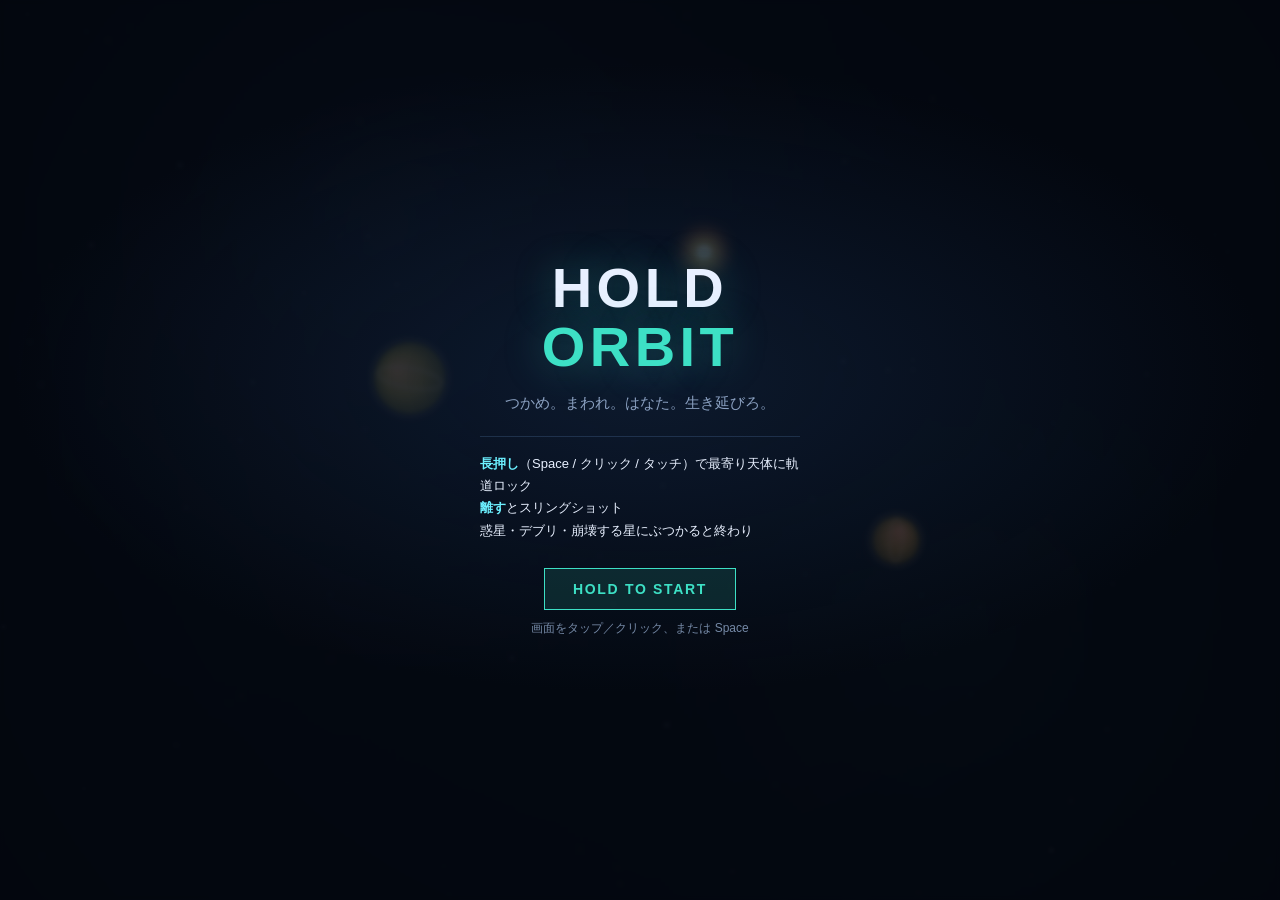
<file: index.html>
<!DOCTYPE html>
<html lang="ja">
  <head>
    <meta charset="UTF-8" />
    <meta name="viewport" content="width=device-width, initial-scale=1" />
    <meta http-equiv="refresh" content="0; url=weeks/2026-w35-hold-orbit/" />
    <title>Game A Week — HOLD ORBIT</title>
    <link rel="canonical" href="weeks/2026-w35-hold-orbit/" />
    <style>
      :root {
        --bg: #070b14;
        --ink: #e8f0ff;
        --mute: #8aa0c0;
        --accent: #3de0c5;
      }
      * {
        box-sizing: border-box;
      }
      body {
        margin: 0;
        min-height: 100vh;
        display: grid;
        place-items: center;
        background: radial-gradient(ellipse 80% 60% at 50% 40%, #12203a, var(--bg));
        color: var(--ink);
        font-family: "Segoe UI", "Hiragino Sans", "Noto Sans JP", Meiryo, sans-serif;
        text-align: center;
        padding: 24px;
      }
      a {
        color: var(--accent);
        font-weight: 650;
        letter-spacing: 0.06em;
        text-decoration: none;
        border-bottom: 1px solid rgba(61, 224, 197, 0.4);
      }
      a:hover {
        border-bottom-color: var(--accent);
      }
      p {
        color: var(--mute);
        font-size: 14px;
        line-height: 1.6;
      }
      h1 {
        font-size: 28px;
        letter-spacing: 0.08em;
        margin: 0 0 12px;
      }
    </style>
  </head>
  <body>
    <main>
      <h1>GAME A WEEK</h1>
      <p>最新週へ移動しています…</p>
      <p><a href="weeks/2026-w35-hold-orbit/">HOLD ORBIT（2026-W35）を開く</a></p>
    </main>
  </body>
</html>
</file>
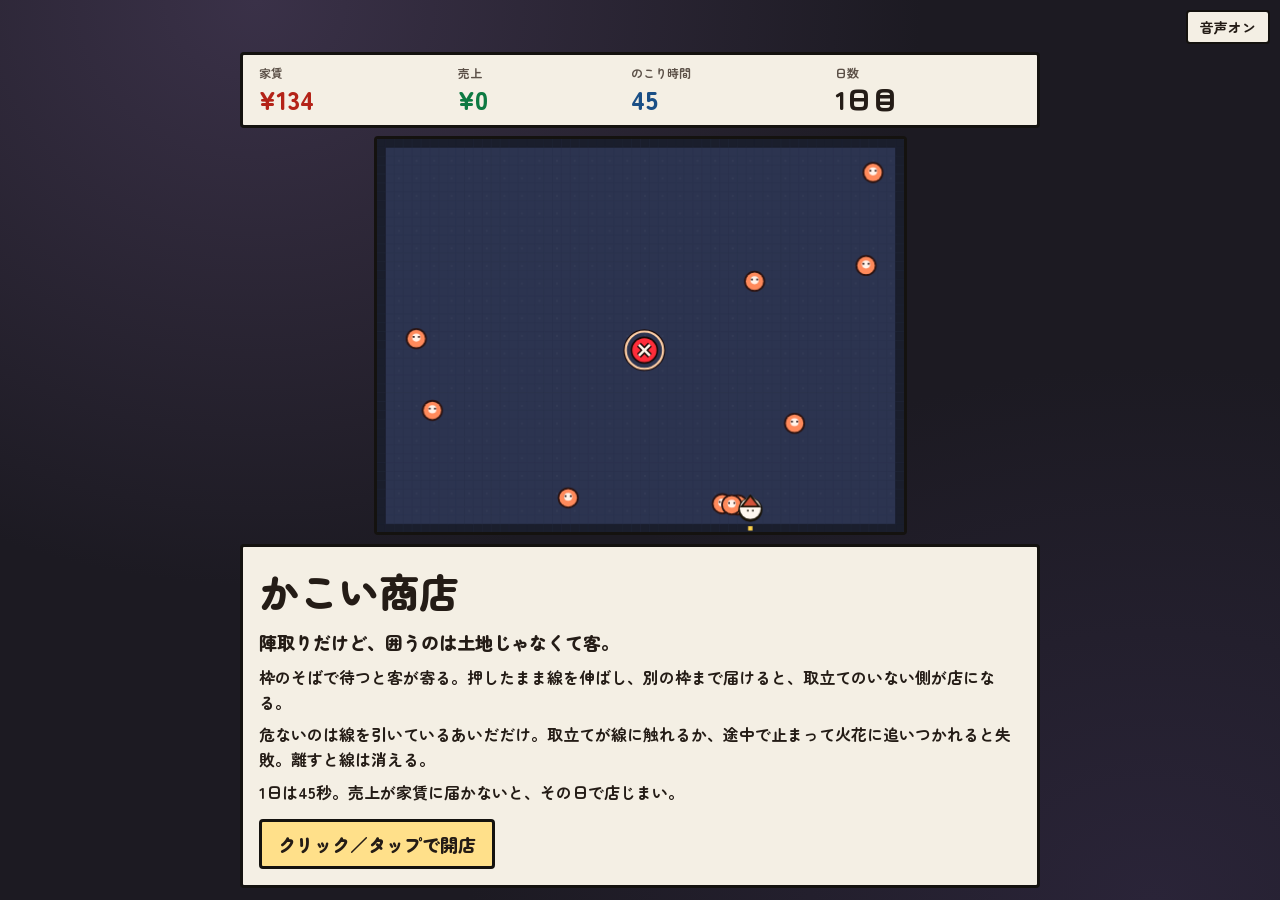
<file: lab/01-kakoi-shoten/index.html>
<!DOCTYPE html>
<html lang="ja">
  <head>
    <meta charset="UTF-8" />
    <meta name="viewport" content="width=device-width, initial-scale=1" />
    <title>かこい商店</title>
    <meta name="description" content="陣取りだけど、囲うのは土地じゃなくて客。" />
    <link rel="stylesheet" href="style.css" />
  </head>
  <body>
    <button type="button" id="mute">音声オン</button>
    <div id="app">
      <header id="hud" aria-label="きょうの数字">
        <div class="stat" id="stat-rent">
          <span class="k">家賃</span>
          <span class="v" id="v-rent">¥0</span>
        </div>
        <div class="stat" id="stat-sales">
          <span class="k">売上</span>
          <span class="v" id="v-sales">¥0</span>
        </div>
        <div class="stat" id="stat-time">
          <span class="k">のこり時間</span>
          <span class="v" id="v-time">45</span>
        </div>
        <div class="stat" id="stat-day">
          <span class="k">日数</span>
          <span class="v" id="v-day">1日目</span>
        </div>
      </header>
      <div id="stage">
        <canvas id="game" width="480" height="360"></canvas>
      </div>
      <section id="panel" aria-live="polite"></section>
      <footer id="hint">
        <p id="status"></p>
        <button type="button" id="pause">一時停止</button>
      </footer>
    </div>
    <script src="config.js"></script>
    <script src="audio.js"></script>
    <script src="game.js"></script>
  </body>
</html>
</file>
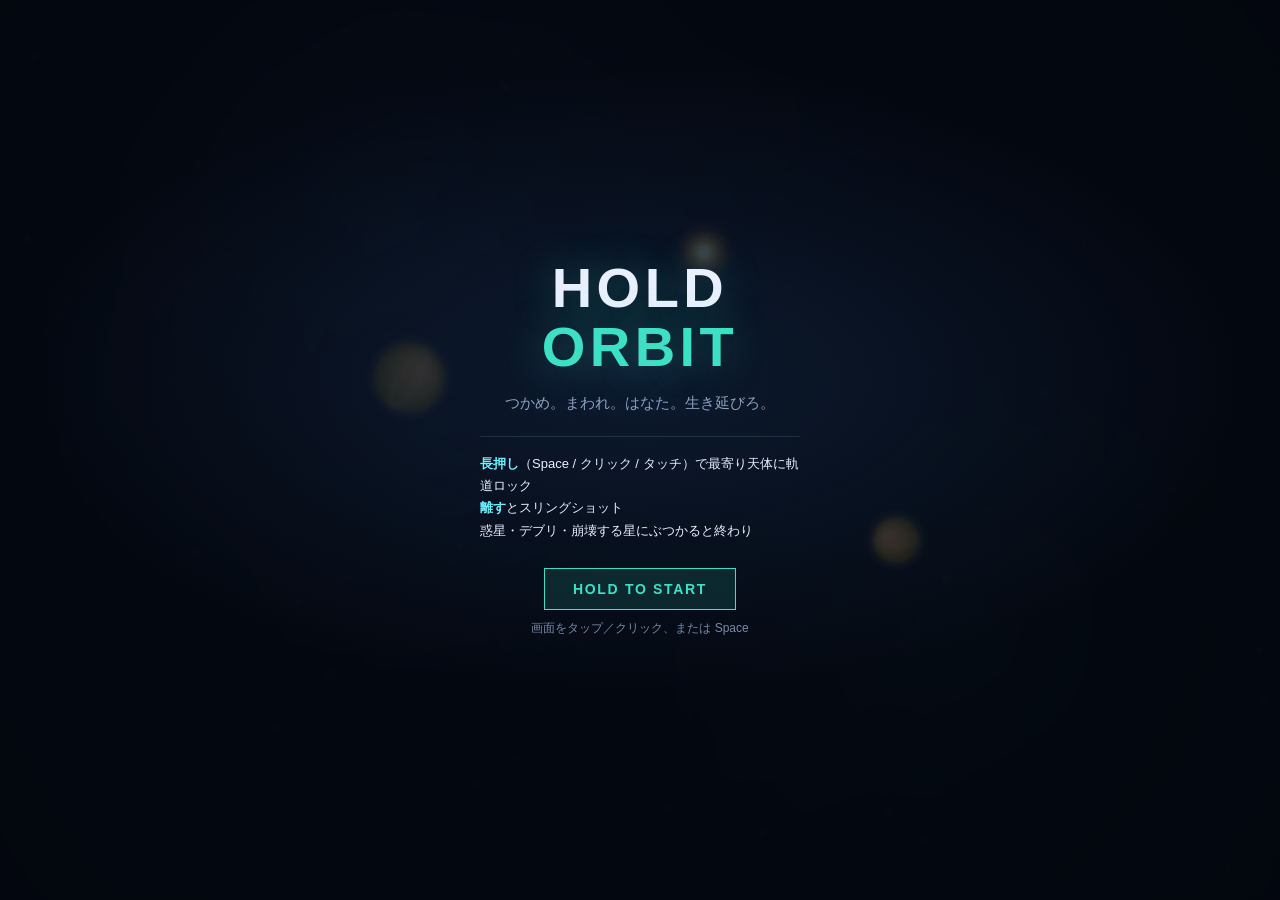
<file: weeks/2026-w35-hold-orbit/index.html>
<!DOCTYPE html>
<html lang="ja">
  <head>
    <meta charset="UTF-8" />
    <meta name="viewport" content="width=device-width, initial-scale=1, viewport-fit=cover" />
    <meta name="theme-color" content="#070b14" />
    <title>HOLD ORBIT — Game A Week 2026-W35</title>
    <meta
      name="description"
      content="Hold to orbit. Release to slingshot. Survive the drifting field."
    />
    <link rel="stylesheet" href="style.css" />
  </head>
  <body>
    <div id="wrap">
      <canvas id="game" aria-label="HOLD ORBIT game canvas"></canvas>

      <div id="hud" aria-live="polite">
        <div class="hud-block">
          <span class="hud-label">Time</span>
          <span class="hud-value"><span id="time">0.0</span>s</span>
        </div>
        <div class="hud-block">
          <span class="hud-label">Best</span>
          <span class="hud-value"><span id="best">0.0</span>s</span>
        </div>
      </div>

      <div id="overlay">
        <div id="title-panel" class="panel">
          <h1 class="brand">HOLD <span>ORBIT</span></h1>
          <p class="tagline">つかめ。まわれ。はなた。生き延びろ。</p>
          <div class="howto">
            <div><strong>長押し</strong>（Space / クリック / タッチ）で最寄り天体に軌道ロック</div>
            <div><strong>離す</strong>とスリングショット</div>
            <div>惑星・デブリ・崩壊する星にぶつかると終わり</div>
          </div>
          <button type="button" class="cta" id="start-btn">HOLD TO START</button>
          <p class="hint">画面をタップ／クリック、または Space</p>
        </div>

        <div id="over-panel" class="panel hidden">
          <h2 class="over-title">ORBIT LOST</h2>
          <div class="stats">
            生存 <b><span id="over-time">0.0</span>s</b><br />
            ベスト <b><span id="over-best">0.0</span>s</b>
          </div>
          <button type="button" class="cta" id="restart-btn">RESTART</button>
          <p class="hint">R キー、またはタップで再開</p>
        </div>
      </div>
    </div>
    <script src="game.js"></script>
  </body>
</html>
</file>
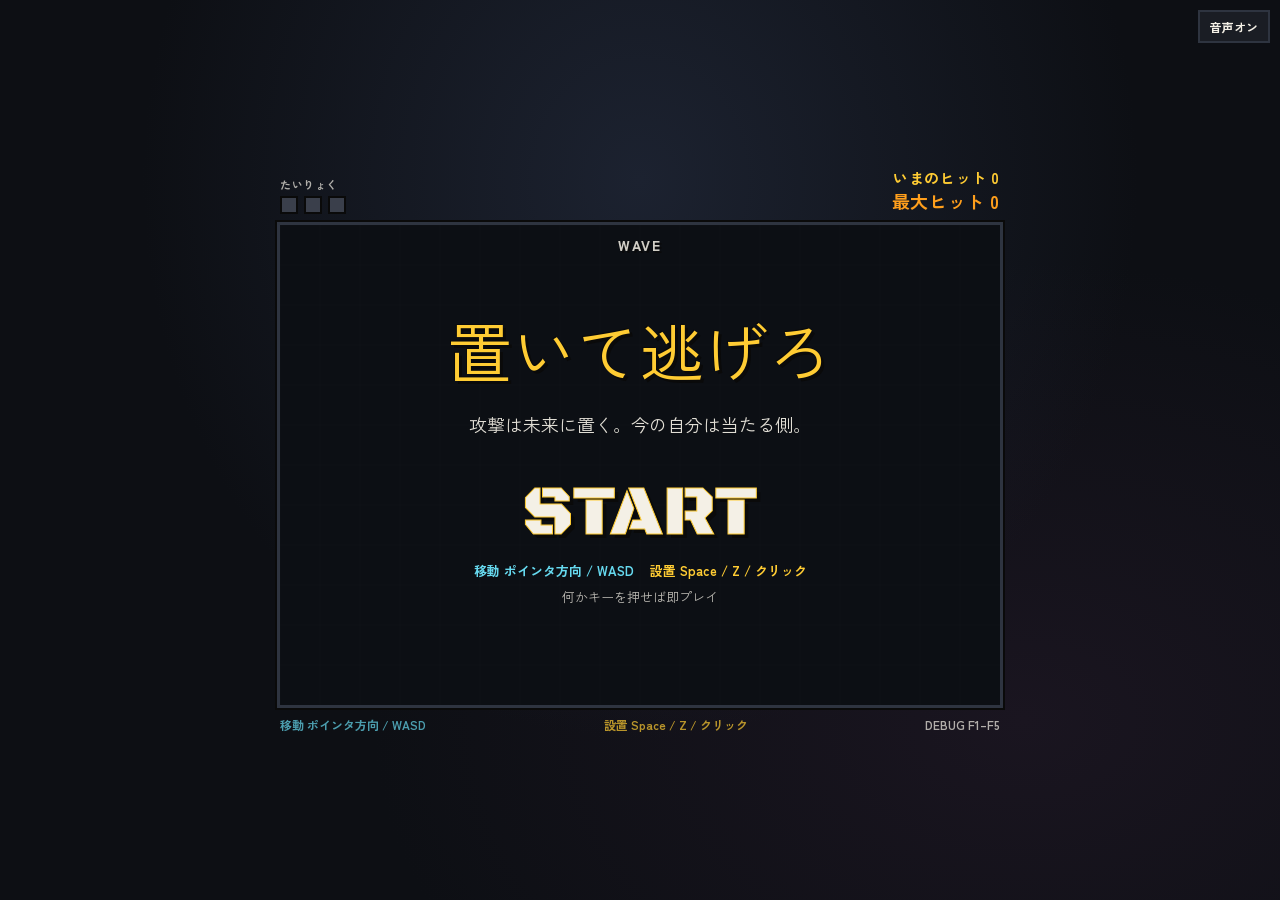
<file: weeks/2026-w35-place-and-run/index.html>
<!DOCTYPE html>
<html lang="ja">
  <head>
    <meta charset="UTF-8" />
    <meta name="viewport" content="width=device-width, initial-scale=1, user-scalable=no" />
    <title>置いて逃げろ — Place and Run</title>
    <meta name="description" content="攻撃は未来に置く。今の自分は当たる側。" />
    <link rel="stylesheet" href="style.css" />
  </head>
  <body>
    <button type="button" id="mute-btn" aria-label="mute">音声オン</button>
    <div id="wrap">
      <div id="hud">
        <div>
          <div style="font-size: 11px; opacity: 0.7; margin-bottom: 4px">たいりょく</div>
          <div class="hp-row" id="hp-row"></div>
        </div>
        <div class="wraps">
          <div class="now">いまのヒット <span id="now-wrap">0</span></div>
          <div class="best">最大ヒット <span id="best-wrap">0</span></div>
        </div>
      </div>

      <div id="canvas-frame">
        <canvas id="game" width="720" height="480"></canvas>
        <div id="wave-label">WAVE</div>
        <div id="wrap-popup"></div>
        <div id="overlay">
          <div id="overlay-inner"></div>
          <button type="button" id="skip-wave-btn" class="skip-wave hidden">次へ</button>
        </div>
      </div>

      <div id="hint-bar">
        <span class="move">移動 ポインタ方向 / WASD</span>
        <span class="plant">設置 Space / Z / クリック</span>
        <span>DEBUG F1–F5</span>
      </div>
    </div>

    <script src="config.js"></script>
    <script src="audio.js"></script>
    <script src="game.js"></script>
  </body>
</html>
</file>
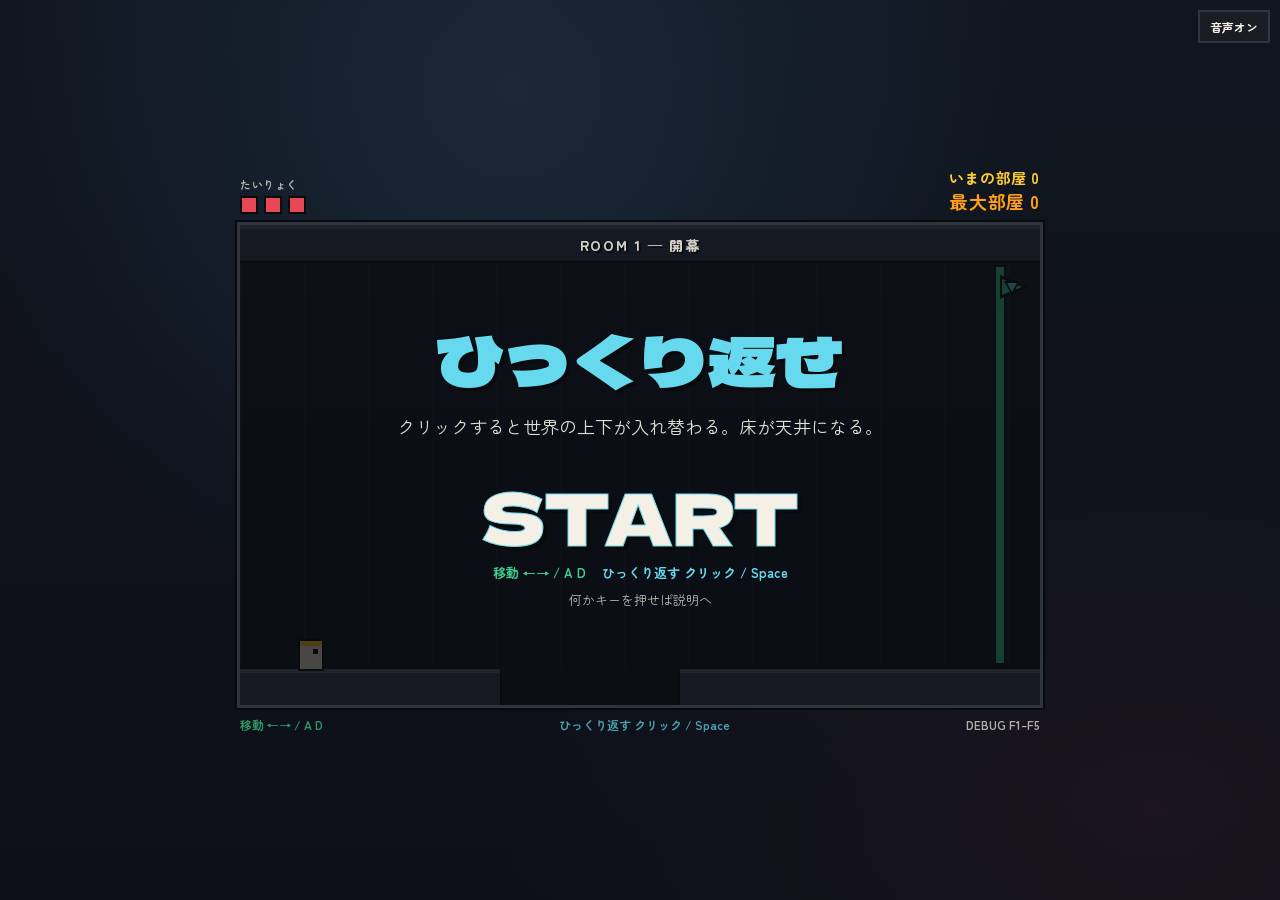
<file: weeks/2026-w36-flip-gravity/index.html>
<!DOCTYPE html>
<html lang="ja">
  <head>
    <meta charset="UTF-8" />
    <meta name="viewport" content="width=device-width, initial-scale=1" />
    <title>ひっくり返せ — Flip Gravity</title>
    <meta name="description" content="クリックすると世界の上下が入れ替わる。床が天井になる。" />
    <link rel="stylesheet" href="style.css" />
  </head>
  <body>
    <button type="button" id="mute-btn" aria-pressed="false">音声オン</button>
    <div id="wrap">
      <div id="hud">
        <div>
          <div style="font-size: 11px; opacity: 0.7; margin-bottom: 4px">たいりょく</div>
          <div class="hp-row" id="hp-row"></div>
        </div>
        <div class="scores">
          <div class="now">いまの部屋 <span id="now-rooms">0</span></div>
          <div class="best">最大部屋 <span id="best-rooms">0</span></div>
        </div>
      </div>

      <div id="canvas-frame">
        <canvas id="game" width="800" height="480"></canvas>
        <div id="room-label">ROOM</div>
        <div id="clear-popup"></div>
        <div id="overlay">
          <div id="overlay-inner"></div>
          <button type="button" id="skip-room-btn" class="skip-room hidden">次へ</button>
        </div>
      </div>

      <div id="hint-bar">
        <span class="move">移動 ←→ / A D</span>
        <span class="flip">ひっくり返す クリック / Space</span>
        <span>DEBUG F1–F5</span>
      </div>
    </div>

    <script src="config.js"></script>
    <script src="audio.js"></script>
    <script src="game.js"></script>
  </body>
</html>
</file>
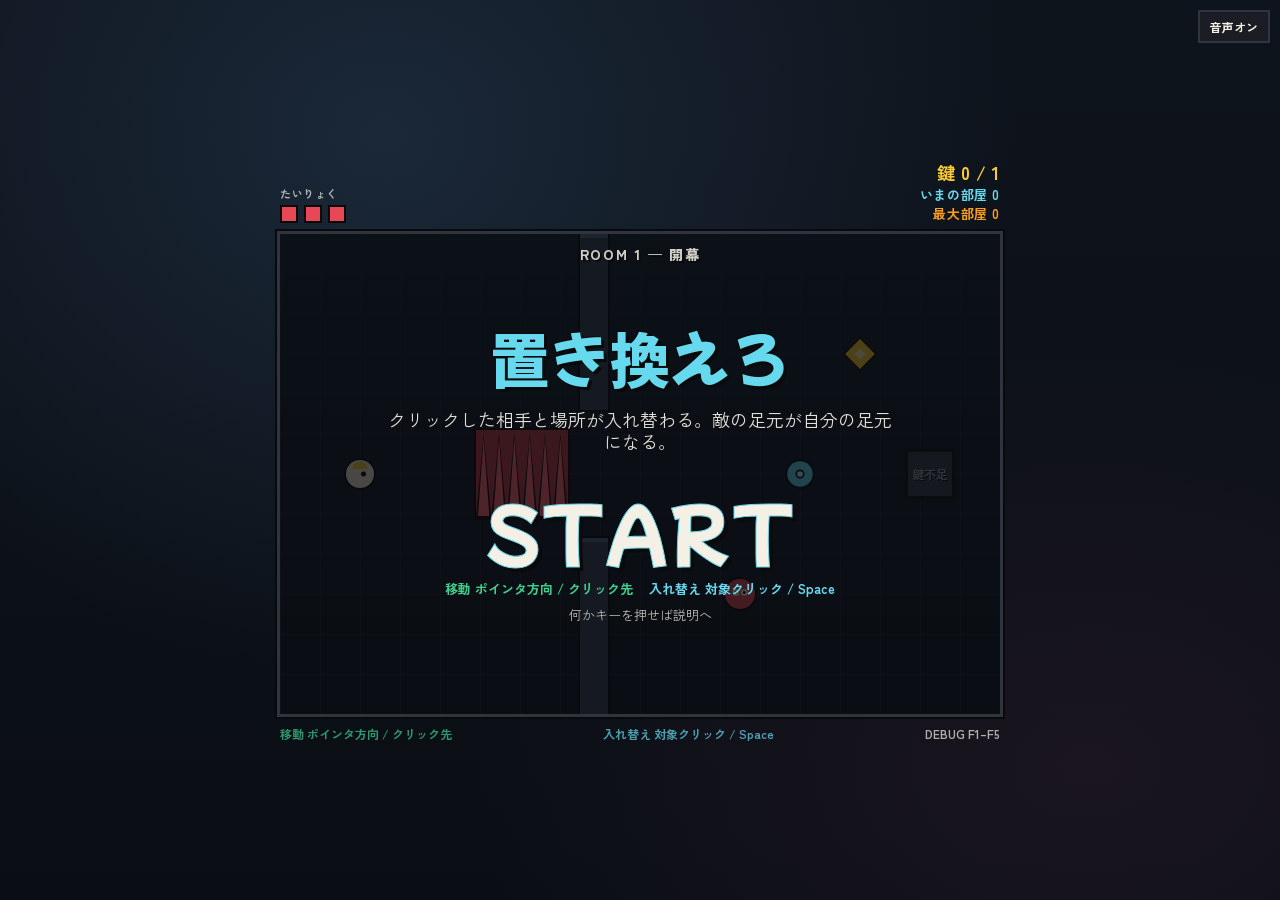
<file: weeks/2026-w37-swap-places/index.html>
<!DOCTYPE html>
<html lang="ja">
  <head>
    <meta charset="UTF-8" />
    <meta name="viewport" content="width=device-width, initial-scale=1" />
    <title>置き換えろ — Swap Places</title>
    <meta name="description" content="クリックした相手と場所が入れ替わる。敵の足元が自分の足元になる。" />
    <link rel="stylesheet" href="style.css" />
  </head>
  <body>
    <button type="button" id="mute-btn" aria-pressed="false">音声オン</button>
    <div id="wrap">
      <div id="hud">
        <div>
          <div style="font-size: 11px; opacity: 0.7; margin-bottom: 4px">たいりょく</div>
          <div class="hp-row" id="hp-row"></div>
        </div>
        <div class="scores">
          <div class="keys">鍵 <span id="now-keys">0</span> / <span id="need-keys">0</span></div>
          <div class="now">いまの部屋 <span id="now-rooms">0</span></div>
          <div class="best">最大部屋 <span id="best-rooms">0</span></div>
        </div>
      </div>

      <div id="canvas-frame">
        <canvas id="game" width="720" height="480"></canvas>
        <div id="room-label">ROOM</div>
        <div id="clear-popup"></div>
        <div id="overlay">
          <div id="overlay-inner"></div>
          <button type="button" id="skip-room-btn" class="skip-room hidden">次へ</button>
        </div>
      </div>

      <div id="hint-bar">
        <span class="move">移動 ポインタ方向 / クリック先</span>
        <span class="swap">入れ替え 対象クリック / Space</span>
        <span>DEBUG F1–F5</span>
      </div>
    </div>

    <script src="config.js"></script>
    <script src="audio.js"></script>
    <script src="game.js"></script>
  </body>
</html>
</file>
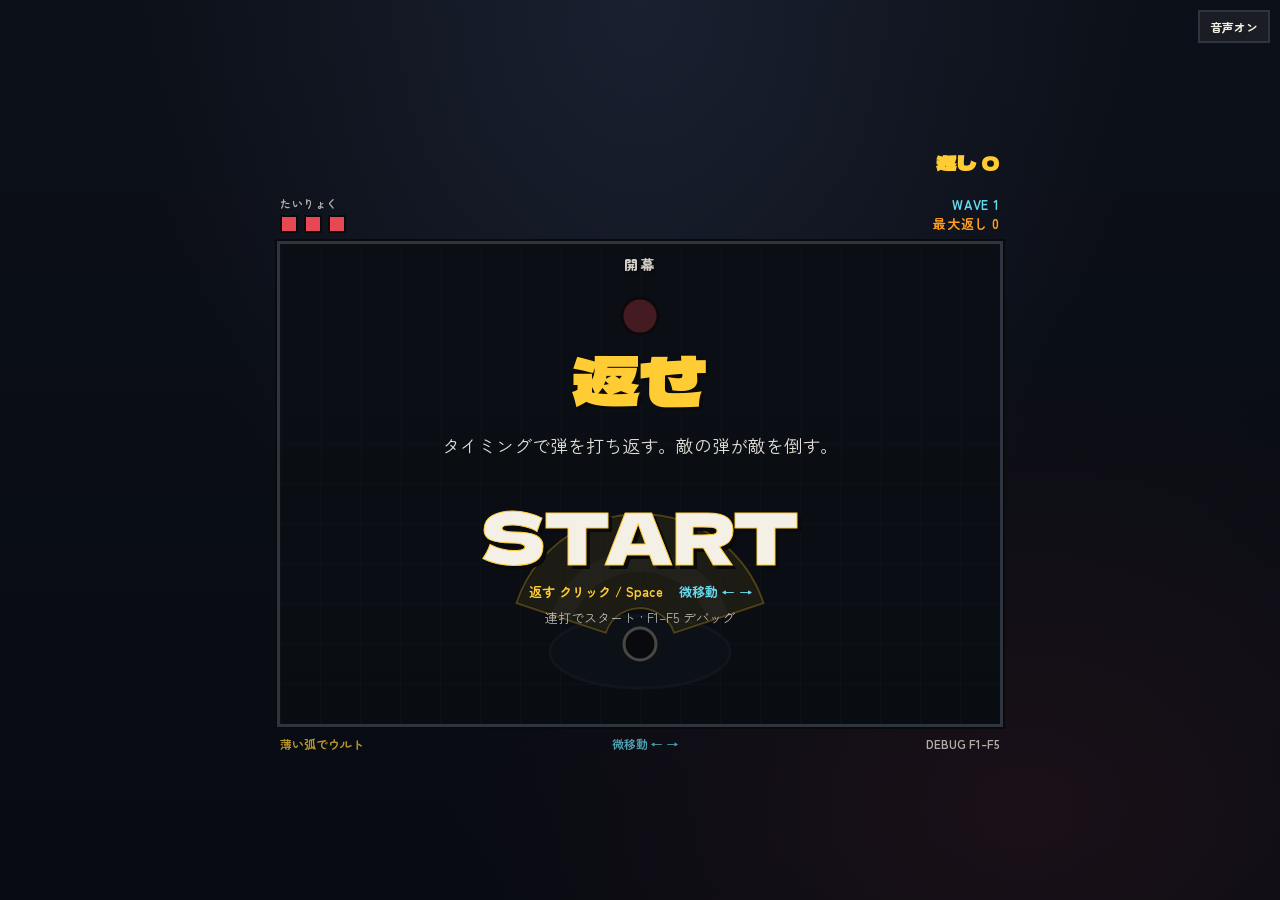
<file: weeks/2026-w38-send-back/index.html>
<!DOCTYPE html>
<html lang="ja">
  <head>
    <meta charset="UTF-8" />
    <meta name="viewport" content="width=device-width, initial-scale=1" />
    <title>返せ — Send Back</title>
    <meta name="description" content="タイミングで弾を打ち返す。敵の弾が敵を倒す。" />
    <link rel="stylesheet" href="style.css" />
  </head>
  <body>
    <button type="button" id="mute-btn" aria-pressed="false">音声オン</button>
    <div id="wrap">
      <div id="hud">
        <div>
          <div style="font-size: 11px; opacity: 0.7; margin-bottom: 4px">たいりょく</div>
          <div class="hp-row" id="hp-row"></div>
        </div>
        <div class="scores">
          <div class="returns">返し <span id="now-returns">0</span></div>
          <div class="combo" id="combo-line"></div>
          <div class="wave">WAVE <span id="now-wave">1</span></div>
          <div class="best">最大返し <span id="best-returns">0</span></div>
        </div>
      </div>

      <div id="canvas-frame">
        <canvas id="game" width="720" height="480"></canvas>
        <div id="wave-label">WAVE</div>
        <div id="clear-popup"></div>
        <div id="overlay">
          <div id="overlay-inner"></div>
          <button type="button" id="skip-room-btn" class="skip-room hidden">次へ</button>
        </div>
      </div>

      <div id="hint-bar">
        <span class="reflect">薄い弧でウルト</span>
        <span class="nudge">微移動 ← →</span>
        <span>DEBUG F1–F5</span>
      </div>
    </div>

    <script src="config.js"></script>
    <script src="audio.js"></script>
    <script src="game.js"></script>
  </body>
</html>
</file>
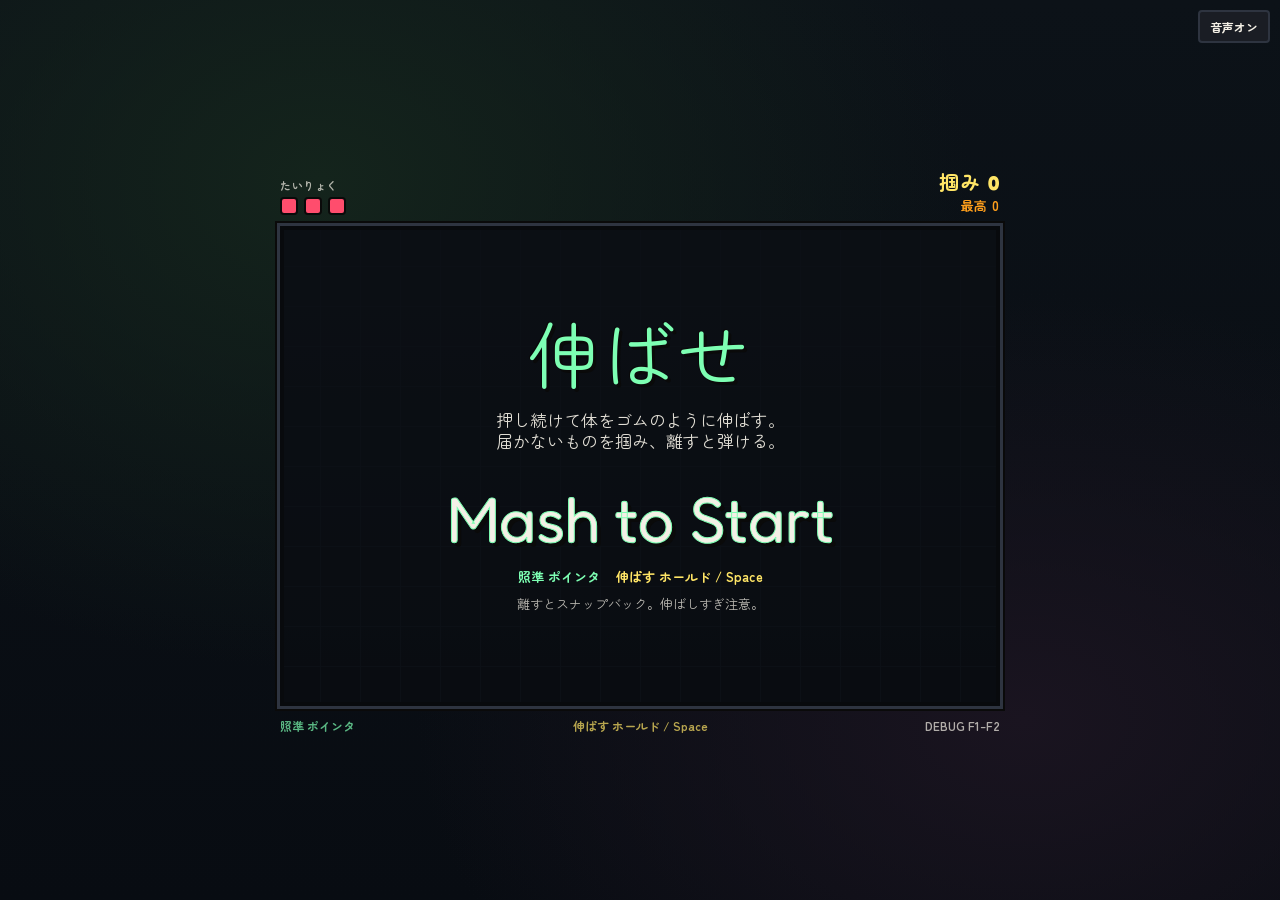
<file: weeks/2026-w39-stretch/index.html>
<!DOCTYPE html>
<html lang="ja">
  <head>
    <meta charset="UTF-8" />
    <meta name="viewport" content="width=device-width, initial-scale=1" />
    <title>伸ばせ — Stretch</title>
    <meta name="description" content="押し続けて体をゴムのように伸ばす。届かないものを掴み、離すと弾ける。" />
    <link rel="stylesheet" href="style.css" />
  </head>
  <body>
    <button type="button" id="mute-btn" aria-pressed="false">音声オン</button>
    <div id="wrap">
      <div id="hud">
        <div>
          <div style="font-size: 11px; opacity: 0.7; margin-bottom: 4px">たいりょく</div>
          <div class="hp-row" id="hp-row"></div>
        </div>
        <div class="scores">
          <div class="grabs">掴み <span id="now-grabs">0</span></div>
          <div class="best">最高 <span id="best-grabs">0</span></div>
        </div>
      </div>

      <div id="canvas-frame">
        <canvas id="game" width="720" height="480"></canvas>
        <div id="overlay">
          <div id="overlay-inner"></div>
        </div>
      </div>

      <div id="hint-bar">
        <span class="aim">照準 ポインタ</span>
        <span class="stretch">伸ばす ホールド / Space</span>
        <span>DEBUG F1–F2</span>
      </div>
    </div>

    <script src="config.js"></script>
    <script src="audio.js"></script>
    <script src="game.js"></script>
  </body>
</html>
</file>
<file: lab/01-kakoi-shoten/style.css>
@font-face {
  font-family: "Zen Maru Gothic";
  font-style: normal;
  font-weight: 700;
  font-display: swap;
  src: url("fonts/latin-700-normal.woff2") format("woff2");
  unicode-range: U+0000-00FF, U+0131, U+0152-0153, U+02BB-02BC, U+02C6, U+02DA, U+02DC, U+2000-206F, U+20AC, U+2122, U+2191, U+2193, U+2212, U+2215, U+FEFF, U+FFFD;
}

@font-face {
  font-family: "Zen Maru Gothic";
  font-style: normal;
  font-weight: 900;
  font-display: swap;
  src: url("fonts/latin-900-normal.woff2") format("woff2");
  unicode-range: U+0000-00FF, U+0131, U+0152-0153, U+02BB-02BC, U+02C6, U+02DA, U+02DC, U+2000-206F, U+20AC, U+2122, U+2191, U+2193, U+2212, U+2215, U+FEFF, U+FFFD;
}

@font-face {
  font-family: "Zen Maru Gothic";
  font-style: normal;
  font-weight: 700;
  font-display: swap;
  src: url("fonts/japanese-700-normal.woff2") format("woff2");
  unicode-range: U+3000-30FF, U+31F0-31FF, U+4E00-9FFF, U+FF00-FFEF;
}

@font-face {
  font-family: "Zen Maru Gothic";
  font-style: normal;
  font-weight: 900;
  font-display: swap;
  src: url("fonts/japanese-900-normal.woff2") format("woff2");
  unicode-range: U+3000-30FF, U+31F0-31FF, U+4E00-9FFF, U+FF00-FFEF;
}

:root {
  --ink: #1c1a22;
  --paper: #f4efe4;
  --paper-2: #fffaf1;
  --text: #241c16;
  --muted: #5c5148;
  --rent: #b42318;
  --sales: #0d7a42;
  --time: #1a4f86;
  --line: 1.45;
  --font: "Zen Maru Gothic", "Hiragino Maru Gothic ProN", "Hiragino Sans", "Noto Sans CJK JP", "Noto Sans JP", "Yu Gothic", "YuGothic", "Meiryo", sans-serif;
}

* {
  box-sizing: border-box;
}

html,
body {
  margin: 0;
  height: 100%;
}

body {
  min-height: 100%;
  background:
    radial-gradient(ellipse at 20% 0%, #3a3148 0%, transparent 46%),
    radial-gradient(ellipse at 90% 100%, #2a2438 0%, transparent 42%),
    var(--ink);
  color: var(--text);
  font-family: var(--font);
  font-weight: 700;
  line-height: var(--line);
  overflow: hidden;
  user-select: none;
  -webkit-user-select: none;
  touch-action: manipulation;
}

button,
p,
h1,
h2,
span,
dt,
dd {
  font-family: inherit;
  line-height: var(--line);
}

#mute {
  position: fixed;
  top: 10px;
  right: 10px;
  z-index: 5;
  padding: 6px 12px;
  border: 2px solid #14120f;
  border-radius: 4px;
  background: var(--paper);
  color: var(--text);
  font-size: 14px;
  font-weight: 700;
  line-height: 1.3;
  white-space: nowrap;
  cursor: pointer;
}

#app {
  height: 100%;
  max-height: 100%;
  display: flex;
  flex-direction: column;
  align-items: center;
  gap: 8px;
  padding: 52px 12px 12px;
  min-height: 0;
}

#hud,
#panel,
#hint {
  flex: 0 0 auto;
}

#hud {
  display: flex;
  justify-content: space-between;
  align-items: stretch;
  gap: 8px;
  width: min(800px, 100%);
  padding: 8px 10px;
  background: var(--paper);
  border: 3px solid #14120f;
  border-radius: 4px;
}

.stat {
  flex: 1 1 auto;
  min-width: min-content;
  display: flex;
  flex-direction: column;
  justify-content: center;
  gap: 2px;
  padding: 2px 6px;
  line-height: 1.2;
}

.stat .k {
  font-size: 12px;
  font-weight: 700;
  line-height: 1.3;
  color: var(--muted);
  white-space: nowrap;
}

.stat .v {
  font-size: 26px;
  font-weight: 900;
  line-height: 1.25;
  font-variant-numeric: tabular-nums;
  white-space: nowrap;
}

#stat-rent .v {
  color: var(--rent);
}

#stat-sales .v {
  color: var(--sales);
}

#stat-time .v {
  color: var(--time);
}

#stat-day .v {
  color: var(--text);
}

#stat-sales.met {
  background: #e5f6ea;
  border-radius: 3px;
}

#stat-time.warn .v {
  color: var(--rent);
}

#stat-time.blink .v {
  animation: warnblink 0.5s steps(2, end) infinite;
}

@keyframes warnblink {
  0%,
  49% {
    opacity: 1;
  }
  50%,
  100% {
    opacity: 0.4;
  }
}

@media (prefers-reduced-motion: reduce) {
  #stat-time.blink .v {
    animation: none;
  }
}

#stage {
  flex: 1 1 auto;
  min-height: 140px;
  width: min(800px, 100%);
  display: flex;
  flex-direction: column;
  align-items: center;
  justify-content: center;
}

body[data-screen="play"] #stage,
body[data-screen="pause"] #stage,
body[data-screen="upgrade"] #stage,
body[data-screen="over"] #stage {
  justify-content: flex-end;
}

@media (min-width: 1000px) and (max-height: 860px) {
  body[data-screen="title"] #app {
    display: grid;
    grid-template-columns: minmax(0, 1fr) minmax(300px, 440px);
    grid-template-rows: auto minmax(0, 1fr);
    width: min(1080px, calc(100% - 24px));
    align-items: stretch;
  }

  body[data-screen="title"] #hud {
    grid-column: 1 / -1;
    width: 100%;
  }

  body[data-screen="title"] #stage {
    grid-column: 1;
    grid-row: 2;
    width: 100%;
    min-height: 0;
  }

  body[data-screen="title"] #panel {
    grid-column: 2;
    grid-row: 2;
    width: auto;
    align-self: center;
    margin: 0;
  }

  body[data-screen="title"] #hint {
    display: none;
  }
}

#game {
  display: block;
  background: #2a3148;
  border: 3px solid #14120f;
  border-radius: 4px;
  touch-action: none;
  cursor: crosshair;
}

#panel:not([hidden]) {
  display: block;
  width: min(800px, 100%);
  max-height: none;
  padding: 14px 16px 16px;
  background: var(--paper);
  color: var(--text);
  border: 3px solid #14120f;
  border-radius: 4px;
  line-height: 1.55;
}

#panel[hidden] {
  display: none;
}

#panel h1,
#panel h2 {
  margin: 0 0 8px;
  font-weight: 900;
  line-height: 1.3;
}

#panel h1 {
  font-size: 40px;
  line-height: 1.5;
}

#panel h2 {
  font-size: 28px;
  line-height: 1.45;
}

#panel p {
  margin: 0 0 8px;
  font-size: 16px;
  font-weight: 700;
  line-height: 1.55;
}

#panel .pitch {
  font-size: 18px;
  font-weight: 900;
}

.stats {
  display: flex;
  flex-direction: column;
  gap: 6px;
  margin: 8px 0 12px;
}

.stats div {
  display: flex;
  flex-wrap: wrap;
  justify-content: space-between;
  gap: 4px 16px;
  padding: 6px 0;
  border-top: 1px solid #e0d6c6;
}

.stats dt {
  margin: 0;
  color: var(--muted);
  font-size: 14px;
  font-weight: 700;
  line-height: 1.4;
}

.stats dd {
  margin: 0;
  font-size: 18px;
  font-weight: 900;
  line-height: 1.4;
  text-align: right;
}

.choices {
  display: grid;
  grid-template-columns: repeat(3, minmax(0, 1fr));
  gap: 8px;
  margin-top: 8px;
}

.choice,
.primary {
  border: 3px solid #14120f;
  border-radius: 4px;
  background: var(--paper-2);
  color: var(--text);
  cursor: pointer;
  text-align: left;
}

.choice {
  padding: 10px 12px;
  min-height: 76px;
}

.choice .name {
  display: block;
  margin-bottom: 4px;
  font-size: 18px;
  font-weight: 900;
  line-height: 1.35;
}

.choice .desc {
  display: block;
  font-size: 14px;
  font-weight: 700;
  line-height: 1.45;
  color: var(--muted);
}

.choice .lv {
  display: block;
  margin-top: 4px;
  font-size: 12px;
  font-weight: 700;
  line-height: 1.3;
  color: var(--time);
}

.primary {
  display: inline-block;
  margin-top: 6px;
  padding: 10px 16px;
  font-size: 18px;
  font-weight: 900;
  line-height: 1.35;
  background: #ffe08a;
}

.choice:focus-visible,
.primary:focus-visible,
#pause:focus-visible,
#mute:focus-visible {
  outline: 3px solid #1a4f86;
  outline-offset: 2px;
}

#hint:not([hidden]) {
  display: flex;
  align-items: center;
  gap: 12px;
  width: min(800px, 100%);
  padding: 8px 10px;
  background: #141820;
  color: #f4efe4;
  border: 3px solid #14120f;
  border-radius: 4px;
}

#hint[hidden] {
  display: none;
}

#status {
  flex: 1 1 auto;
  min-width: 0;
  margin: 0;
  font-size: 14px;
  font-weight: 700;
  line-height: 1.45;
}

#pause {
  flex: 0 0 auto;
  padding: 8px 12px;
  border: 2px solid #f4efe4;
  border-radius: 4px;
  background: transparent;
  color: #f4efe4;
  font-size: 14px;
  font-weight: 700;
  line-height: 1.3;
  white-space: nowrap;
  cursor: pointer;
}

#stage.hit #game {
  box-shadow: 0 0 0 3px #b42318;
}

@media (max-width: 720px) {
  .choices {
    grid-template-columns: 1fr;
  }

  #panel h1 {
    font-size: 32px;
  }

  #panel h2 {
    font-size: 24px;
  }

  .stat .v {
    font-size: 20px;
  }

  .stat .k {
    font-size: 11px;
  }

  #hud {
    gap: 4px;
    padding: 6px 6px;
  }

  .stat {
    padding: 2px 3px;
  }
}

@media (max-width: 420px) {
  #app {
    padding: 48px 8px 8px;
    gap: 6px;
  }

  #panel {
    padding: 12px;
  }

  #panel p,
  #panel .pitch {
    font-size: 15px;
  }

  .choice {
    min-height: 0;
  }
}
</file>
<file: weeks/2026-w35-hold-orbit/style.css>
:root {
  --bg: #070b14;
  --void: #0a1020;
  --ink: #e8f0ff;
  --mute: #8aa0c0;
  --accent: #3de0c5;
  --danger: #ff5c6a;
  --warn: #ffb347;
  --orbit: #6cf0ff;
  --panel: rgba(8, 14, 28, 0.82);
  --font: "Segoe UI", "Hiragino Sans", "Hiragino Kaku Gothic ProN", "Noto Sans JP", Meiryo, sans-serif;
}

* {
  box-sizing: border-box;
  margin: 0;
  padding: 0;
}

html,
body {
  width: 100%;
  height: 100%;
  overflow: hidden;
  background: var(--bg);
  color: var(--ink);
  font-family: var(--font);
  touch-action: none;
  user-select: none;
  -webkit-user-select: none;
}

#wrap {
  position: relative;
  width: 100%;
  height: 100%;
  background:
    radial-gradient(ellipse 80% 60% at 50% 40%, #12203a 0%, transparent 55%),
    radial-gradient(ellipse 100% 100% at 50% 100%, #0c1528 0%, var(--bg) 70%);
}

canvas {
  display: block;
  width: 100%;
  height: 100%;
  cursor: crosshair;
}

#hud {
  position: absolute;
  top: 0;
  left: 0;
  right: 0;
  display: flex;
  justify-content: space-between;
  align-items: flex-start;
  padding: 14px 18px;
  pointer-events: none;
  font-variant-numeric: tabular-nums;
  letter-spacing: 0.04em;
  opacity: 0;
  transition: opacity 0.25s ease;
}

#hud.visible {
  opacity: 1;
}

.hud-block {
  background: var(--panel);
  border: 1px solid rgba(110, 160, 220, 0.22);
  padding: 8px 12px;
  min-width: 96px;
}

.hud-label {
  display: block;
  font-size: 10px;
  color: var(--mute);
  text-transform: uppercase;
  letter-spacing: 0.14em;
  margin-bottom: 2px;
}

.hud-value {
  font-size: 22px;
  font-weight: 650;
  color: var(--accent);
  line-height: 1.1;
}

#overlay {
  position: absolute;
  inset: 0;
  display: flex;
  align-items: center;
  justify-content: center;
  background:
    radial-gradient(ellipse 70% 50% at 50% 42%, rgba(20, 40, 70, 0.55), transparent 70%),
    rgba(4, 8, 16, 0.72);
  backdrop-filter: blur(2px);
  transition: opacity 0.3s ease, visibility 0.3s ease;
}

#overlay.hidden {
  opacity: 0;
  visibility: hidden;
  pointer-events: none;
}

.panel {
  text-align: center;
  max-width: min(440px, 92vw);
  padding: 28px 24px 32px;
}

.panel.hidden {
  display: none;
}

.brand {
  font-size: clamp(36px, 9vw, 56px);
  font-weight: 800;
  letter-spacing: 0.08em;
  line-height: 1.05;
  color: var(--ink);
  text-shadow: 0 0 40px rgba(61, 224, 197, 0.35);
}

.brand span {
  display: block;
  color: var(--accent);
}

.tagline {
  margin-top: 14px;
  font-size: 15px;
  color: var(--mute);
  line-height: 1.55;
}

.howto {
  margin: 22px auto 0;
  text-align: left;
  font-size: 13px;
  color: var(--ink);
  line-height: 1.7;
  max-width: 320px;
  border-top: 1px solid rgba(110, 160, 220, 0.2);
  padding-top: 16px;
}

.howto strong {
  color: var(--orbit);
  font-weight: 650;
}

.cta {
  display: inline-block;
  margin-top: 26px;
  padding: 12px 28px;
  border: 1px solid var(--accent);
  background: rgba(61, 224, 197, 0.12);
  color: var(--accent);
  font-size: 14px;
  font-weight: 650;
  letter-spacing: 0.12em;
  cursor: pointer;
  animation: pulse 1.8s ease-in-out infinite;
}

.cta:hover,
.cta:focus-visible {
  background: rgba(61, 224, 197, 0.22);
  outline: none;
}

@keyframes pulse {
  0%,
  100% {
    box-shadow: 0 0 0 0 rgba(61, 224, 197, 0.35);
  }
  50% {
    box-shadow: 0 0 0 8px rgba(61, 224, 197, 0);
  }
}

.over-title {
  font-size: clamp(28px, 7vw, 40px);
  font-weight: 800;
  letter-spacing: 0.06em;
  color: var(--danger);
}

.stats {
  margin-top: 18px;
  font-size: 15px;
  color: var(--mute);
  line-height: 1.8;
}

.stats b {
  color: var(--ink);
  font-weight: 650;
}

.hint {
  margin-top: 10px;
  font-size: 12px;
  color: var(--mute);
  opacity: 0.85;
}

@media (max-width: 480px) {
  #hud {
    padding: 10px 12px;
  }

  .hud-value {
    font-size: 18px;
  }

  .howto {
    font-size: 12px;
  }
}
</file>
<file: weeks/2026-w35-place-and-run/style.css>
/* 置いて逃げろ — layout & typography (no browser default body font) */
@import 'https://fonts.googleapis.com/css2?family=Zen+Kaku+Gothic+New:wght@500;700;900&family=Black+Ops+One&display=swap';

:root {
  --bg: #0d0f14;
  --floor: #1a1d24;
  --text: #f4f0e6;
  --plant: #ffcc33;
  --move: #66d9ef;
  --danger: #ff5c5c;
  --best: #ff9f1c;
  --font-ui: 'Zen Kaku Gothic New', 'Hiragino Sans', 'Noto Sans JP', sans-serif;
  --font-display: 'Black Ops One', 'Zen Kaku Gothic New', impact, sans-serif;
}

* {
  box-sizing: border-box;
  margin: 0;
  padding: 0;
}

html,
body {
  width: 100%;
  height: 100%;
  background: var(--bg);
  color: var(--text);
  font-family: var(--font-ui);
  overflow: hidden;
  user-select: none;
  -webkit-user-select: none;
  touch-action: none;
}

#wrap {
  display: flex;
  flex-direction: column;
  align-items: center;
  justify-content: center;
  min-height: 100%;
  padding: 12px;
  gap: 8px;
  background:
    radial-gradient(ellipse at 50% 20%, #1c2230 0%, transparent 55%),
    radial-gradient(ellipse at 80% 80%, #1a1520 0%, transparent 45%),
    var(--bg);
}

#hud {
  width: min(100%, 720px);
  display: flex;
  justify-content: space-between;
  align-items: flex-end;
  gap: 12px;
  font-weight: 700;
  letter-spacing: 0.04em;
  font-size: 15px;
}

#hud .hp-row {
  display: flex;
  gap: 6px;
  align-items: center;
}

#hud .hp-pip {
  width: 18px;
  height: 18px;
  border: 2px solid #0a0a0a;
  background: var(--danger);
}

#hud .hp-pip.empty {
  background: #3a3f4b;
}

#hud .wraps {
  text-align: right;
}

#hud .wraps .best {
  color: var(--best);
  font-size: 18px;
}

#hud .wraps .now {
  color: var(--plant);
}

#canvas-frame {
  position: relative;
  line-height: 0;
  border: 3px solid #2e3440;
  box-shadow: 0 0 0 2px #0a0a0a;
  max-width: 100%;
}

#game {
  display: block;
  max-width: 100%;
  height: auto;
  background: var(--floor);
  cursor: crosshair;
}

#overlay {
  position: absolute;
  inset: 0;
  display: flex;
  flex-direction: column;
  align-items: center;
  justify-content: center;
  gap: 12px;
  background: rgba(8, 10, 14, 0.72);
  text-align: center;
  padding: 24px;
  pointer-events: auto;
  line-height: 1.25;
}

#overlay-inner {
  display: flex;
  flex-direction: column;
  align-items: center;
  gap: 10px;
  line-height: 1.25;
}

#overlay.hidden {
  display: none;
}

#overlay .title {
  font-family: var(--font-display);
  font-size: clamp(36px, 8vw, 64px);
  color: var(--plant);
  text-shadow: 3px 3px 0 #0a0a0a, -1px -1px 0 #0a0a0a;
  line-height: 1.1;
  margin-bottom: 8px;
}

#overlay .hook {
  font-size: clamp(14px, 3vw, 18px);
  max-width: 28em;
  margin-bottom: 28px;
  opacity: 0.92;
}

#overlay .giant-start {
  font-family: var(--font-display);
  font-size: clamp(48px, 12vw, 72px);
  color: var(--text);
  text-shadow: 4px 4px 0 #0a0a0a;
  -webkit-text-stroke: 1px var(--plant);
  animation: pulse-start 0.7s ease-in-out infinite alternate;
  cursor: pointer;
  line-height: 1;
  margin: 4px 0;
}

@keyframes pulse-start {
  from {
    transform: scale(1);
    color: #f4f0e6;
  }
  to {
    transform: scale(1.06);
    color: var(--plant);
  }
}

#overlay .sub {
  margin-top: 0;
  font-size: 13px;
  opacity: 0.75;
}

#overlay .controls {
  margin-top: 0;
  display: flex;
  gap: 16px;
  flex-wrap: wrap;
  justify-content: center;
  font-size: 13px;
  font-weight: 700;
}

#overlay .controls .move {
  color: var(--move);
}

#overlay .controls .plant {
  color: var(--plant);
}

#overlay .result-line {
  font-size: 22px;
  line-height: 1.3;
}

#overlay .skip-wave {
  margin-top: 0;
  padding: 10px 22px;
  font-family: var(--font-ui);
  font-weight: 900;
  font-size: 18px;
  background: var(--move);
  color: #0a0a0a;
  border: 3px solid #0a0a0a;
  cursor: pointer;
}

#overlay .skip-wave.hidden {
  display: none;
}

#hint-bar {
  width: min(100%, 720px);
  display: flex;
  justify-content: space-between;
  font-size: 12px;
  font-weight: 700;
  opacity: 0.7;
}

#hint-bar .move {
  color: var(--move);
}

#hint-bar .plant {
  color: var(--plant);
}

#mute-btn {
  position: fixed;
  top: 10px;
  right: 10px;
  font-family: var(--font-ui);
  font-weight: 700;
  font-size: 12px;
  padding: 6px 10px;
  background: #1a1d24;
  color: var(--text);
  border: 2px solid #2e3440;
  cursor: pointer;
  z-index: 20;
}

#wrap-popup {
  position: absolute;
  left: 50%;
  top: 38%;
  transform: translate(-50%, -50%);
  font-family: var(--font-display);
  font-size: 42px;
  color: var(--plant);
  text-shadow: 3px 3px 0 #0a0a0a;
  pointer-events: none;
  opacity: 0;
  transition: none;
  z-index: 5;
}

#wrap-popup.show {
  opacity: 1;
}

#wrap-popup.big {
  font-size: 64px;
  color: var(--best);
}

#wave-label {
  position: absolute;
  left: 50%;
  top: 12px;
  transform: translateX(-50%);
  font-weight: 900;
  font-size: 14px;
  letter-spacing: 0.12em;
  line-height: 1.2;
  color: var(--text);
  text-shadow: 2px 2px 0 #0a0a0a;
  pointer-events: none;
  opacity: 0.85;
  z-index: 4;
}
</file>
<file: weeks/2026-w36-flip-gravity/style.css>
/* ひっくり返せ — layout & typography (no browser default body font) */
@import 'https://fonts.googleapis.com/css2?family=Dela+Gothic+One&family=Zen+Maru+Gothic:wght@500;700;900&display=swap';

:root {
  --bg: #0c1018;
  --floor: #141820;
  --text: #f4f0e6;
  --flip: #66d9ef;
  --score: #ffcc33;
  --best: #ff9f1c;
  --danger: #e84855;
  --goal: #3ecf8e;
  --font-ui: 'Zen Maru Gothic', 'Hiragino Maru Gothic ProN', 'Noto Sans JP', sans-serif;
  --font-display: 'Dela Gothic One', 'Zen Maru Gothic', impact, sans-serif;
}

* {
  box-sizing: border-box;
  margin: 0;
  padding: 0;
}

html,
body {
  width: 100%;
  height: 100%;
  background: var(--bg);
  color: var(--text);
  font-family: var(--font-ui);
  overflow: auto;
  user-select: none;
  -webkit-user-select: none;
}

#wrap {
  display: flex;
  flex-direction: column;
  align-items: center;
  justify-content: center;
  min-height: 100%;
  padding: 12px;
  gap: 8px;
  background:
    radial-gradient(ellipse at 40% 10%, #1a2838 0%, transparent 50%),
    radial-gradient(ellipse at 90% 90%, #1a1520 0%, transparent 40%),
    linear-gradient(180deg, #10161f 0%, var(--bg) 100%);
}

#hud {
  width: min(100%, 800px);
  display: flex;
  justify-content: space-between;
  align-items: flex-end;
  gap: 12px;
  font-weight: 700;
  letter-spacing: 0.04em;
  font-size: 15px;
}

#hud .hp-row {
  display: flex;
  gap: 6px;
  align-items: center;
}

#hud .hp-pip {
  width: 18px;
  height: 18px;
  border: 2px solid #0a0a0a;
  background: var(--danger);
}

#hud .hp-pip.empty {
  background: #3a3f4b;
}

#hud .scores {
  text-align: right;
}

#hud .scores .best {
  color: var(--best);
  font-size: 18px;
}

#hud .scores .now {
  color: var(--score);
}

#canvas-frame {
  position: relative;
  line-height: 0;
  border: 3px solid #2e3440;
  box-shadow: 0 0 0 2px #0a0a0a;
  max-width: 100%;
}

#game {
  display: block;
  max-width: 100%;
  height: auto;
  background: var(--floor);
  cursor: pointer;
  touch-action: none;
}

#overlay {
  position: absolute;
  inset: 0;
  display: flex;
  flex-direction: column;
  align-items: center;
  justify-content: center;
  gap: 12px;
  background: rgba(8, 10, 14, 0.72);
  text-align: center;
  padding: 24px;
  pointer-events: auto;
  line-height: 1.25;
}

#overlay-inner {
  display: flex;
  flex-direction: column;
  align-items: center;
  gap: 10px;
  line-height: 1.25;
}

#overlay.hidden {
  display: none;
}

#overlay .title {
  font-family: var(--font-display);
  font-size: clamp(40px, 9vw, 68px);
  color: var(--flip);
  text-shadow: 3px 3px 0 #0a0a0a, -1px -1px 0 #0a0a0a;
  line-height: 1.1;
  margin-bottom: 8px;
}

#overlay .hook {
  font-size: clamp(14px, 3vw, 18px);
  max-width: 28em;
  margin-bottom: 28px;
  opacity: 0.92;
}

#overlay .giant-start {
  font-family: var(--font-display);
  font-size: clamp(48px, 12vw, 72px);
  color: var(--text);
  text-shadow: 4px 4px 0 #0a0a0a;
  -webkit-text-stroke: 1px var(--flip);
  animation: pulse-start 0.7s ease-in-out infinite alternate;
  cursor: pointer;
  line-height: 1;
  margin: 4px 0;
}

@keyframes pulse-start {
  from {
    transform: scale(1);
    color: #f4f0e6;
  }
  to {
    transform: scale(1.06);
    color: var(--flip);
  }
}

#overlay .sub {
  margin-top: 0;
  font-size: 13px;
  opacity: 0.75;
}

#overlay .controls {
  margin-top: 0;
  display: flex;
  gap: 16px;
  flex-wrap: wrap;
  justify-content: center;
  font-size: 13px;
  font-weight: 700;
}

#overlay .controls .move {
  color: var(--goal);
}

#overlay .controls .flip {
  color: var(--flip);
}

#overlay .result-line {
  font-size: 22px;
  line-height: 1.3;
}

#overlay .skip-room {
  margin-top: 0;
  padding: 10px 22px;
  font-family: var(--font-ui);
  font-weight: 900;
  font-size: 18px;
  background: var(--flip);
  color: #0a0a0a;
  border: 3px solid #0a0a0a;
  cursor: pointer;
}

#overlay .skip-room.hidden {
  display: none;
}

#overlay.howto {
  background: rgba(8, 10, 14, 0.55);
  justify-content: center;
  padding: 16px;
}

.how-card {
  width: min(92%, 420px);
  background: #161b24;
  border: 3px solid #0a0a0a;
  box-shadow: 6px 6px 0 #0a0a0a;
  padding: 18px 18px 16px;
  display: flex;
  flex-direction: column;
  align-items: center;
  gap: 10px;
}

.how-card .how-kicker {
  font-size: 12px;
  font-weight: 900;
  letter-spacing: 0.14em;
  color: var(--flip);
}

.how-card .how-title {
  font-family: var(--font-display);
  font-size: clamp(28px, 6vw, 36px);
  line-height: 1.15;
  text-shadow: 3px 3px 0 #0a0a0a;
}

.how-card .how-body {
  font-size: 16px;
  font-weight: 700;
  max-width: 22em;
}

.how-art {
  position: relative;
  width: 240px;
  height: 148px;
  margin: 6px 0 2px;
  background: #141820;
  background-image: linear-gradient(#1a2230, #141820);
  border: 3px solid #0a0a0a;
  overflow: hidden;
}

.how-art .floor {
  position: absolute;
  left: 0;
  right: 0;
  bottom: 0;
  height: 22px;
  background: #3a4455;
  border-top: 3px solid #0a0a0a;
  box-shadow: inset 0 4px 0 #5a6a7e;
}

.how-art .player {
  position: absolute;
  left: 58px;
  bottom: 24px;
  width: 36px;
  height: 44px;
  background: #f0e6d2;
  border: 3px solid #0a0a0a;
  box-shadow: inset 0 7px 0 #ffcc33;
}

.how-art .player::after {
  content: '';
  position: absolute;
  right: 8px;
  top: 14px;
  width: 7px;
  height: 7px;
  background: #0a0a0a;
}

.how-art .cursor {
  position: absolute;
  left: 86px;
  top: 28px;
  filter: drop-shadow(2px 2px 0 #0a0a0a);
  transform: rotate(-8deg);
}

.how-art .ceil {
  position: absolute;
  left: 0;
  right: 0;
  top: 0;
  height: 16px;
  background: #3a4455;
  border-bottom: 3px solid #0a0a0a;
}

.how-art.goal .goal-bar-edge {
  position: absolute;
  left: 108px;
  top: 0;
  bottom: 0;
  width: 20px;
  background: #0a1a10;
}

.how-art.goal .goal-bar {
  position: absolute;
  left: 112px;
  top: 0;
  bottom: 0;
  width: 12px;
  background: #3ecf8e;
}

.how-art.goal .goal-flag-edge {
  position: absolute;
  left: 128px;
  top: 28px;
  width: 0;
  height: 0;
  border-top: 11px solid transparent;
  border-bottom: 11px solid transparent;
  border-left: 26px solid #0a1a10;
}

.how-art.goal .goal-flag {
  position: absolute;
  left: 130px;
  top: 31px;
  width: 0;
  height: 0;
  border-top: 8px solid transparent;
  border-bottom: 8px solid transparent;
  border-left: 20px solid #3ecf8e;
}

.how-art .plus {
  position: absolute;
  left: 88px;
  top: 36px;
  width: 64px;
  height: 64px;
  background: #ff9f1c;
  border: 3px solid #1a0a00;
  border-radius: 50%;
}

.how-art .plus::before,
.how-art .plus::after {
  content: '';
  position: absolute;
  background: #1a0a00;
}

.how-art .plus::before {
  left: 27px;
  top: 12px;
  width: 10px;
  height: 40px;
}

.how-art .plus::after {
  left: 12px;
  top: 27px;
  width: 40px;
  height: 10px;
}

.how-dots {
  display: flex;
  gap: 8px;
}

.how-dots span {
  width: 10px;
  height: 10px;
  background: #3a3f4b;
  border: 2px solid #0a0a0a;
}

.how-dots span.on {
  background: var(--flip);
}

.how-next {
  font-family: var(--font-display);
  font-size: clamp(28px, 6vw, 40px);
  color: var(--text);
  background: transparent;
  border: 0;
  text-shadow: 3px 3px 0 #0a0a0a;
  -webkit-text-stroke: 1px var(--flip);
  animation: pulse-start 0.7s ease-in-out infinite alternate;
  cursor: pointer;
  line-height: 1;
}

#hint-bar {
  width: min(100%, 800px);
  display: flex;
  justify-content: space-between;
  font-size: 12px;
  font-weight: 700;
  opacity: 0.7;
}

#hint-bar .move {
  color: var(--goal);
}

#hint-bar .flip {
  color: var(--flip);
}

#mute-btn {
  position: fixed;
  top: 10px;
  right: 10px;
  font-family: var(--font-ui);
  font-weight: 700;
  font-size: 12px;
  padding: 6px 10px;
  background: #1a1d24;
  color: var(--text);
  border: 2px solid #2e3440;
  cursor: pointer;
  z-index: 20;
}

#clear-popup {
  position: absolute;
  left: 50%;
  top: 38%;
  transform: translate(-50%, -50%);
  font-family: var(--font-display);
  font-size: 42px;
  color: var(--score);
  text-shadow: 3px 3px 0 #0a0a0a;
  pointer-events: none;
  opacity: 0;
  z-index: 5;
}

#clear-popup.show {
  opacity: 1;
}

#room-label {
  position: absolute;
  left: 50%;
  top: 12px;
  transform: translateX(-50%);
  font-weight: 900;
  font-size: 14px;
  letter-spacing: 0.12em;
  line-height: 1.2;
  color: var(--text);
  text-shadow: 2px 2px 0 #0a0a0a;
  pointer-events: none;
  opacity: 0.85;
  z-index: 4;
}
</file>
<file: weeks/2026-w37-swap-places/style.css>
/* 置き換えろ — layout & typography (no browser default body font) */
@import 'https://fonts.googleapis.com/css2?family=Mochiy+Pop+One&family=Zen+Kaku+Gothic+New:wght@500;700;900&display=swap';

:root {
  --bg: #0a0e14;
  --floor: #12161e;
  --text: #f4f0e6;
  --swap: #66d9ef;
  --score: #ffcc33;
  --best: #ff9f1c;
  --danger: #e84855;
  --goal: #3ecf8e;
  --font-ui: 'Zen Kaku Gothic New', 'Hiragino Sans', 'Noto Sans JP', sans-serif;
  --font-display: 'Mochiy Pop One', 'Zen Kaku Gothic New', impact, sans-serif;
}

* {
  box-sizing: border-box;
  margin: 0;
  padding: 0;
}

html,
body {
  width: 100%;
  height: 100%;
  background: var(--bg);
  color: var(--text);
  font-family: var(--font-ui);
  overflow: auto;
  user-select: none;
  -webkit-user-select: none;
}

#wrap {
  display: flex;
  flex-direction: column;
  align-items: center;
  justify-content: center;
  min-height: 100%;
  padding: 12px;
  gap: 8px;
  background:
    radial-gradient(ellipse at 30% 15%, #1a2838 0%, transparent 50%),
    radial-gradient(ellipse at 85% 85%, #1a1520 0%, transparent 40%),
    linear-gradient(180deg, #0e141c 0%, var(--bg) 100%);
}

#hud {
  width: min(100%, 720px);
  display: flex;
  justify-content: space-between;
  align-items: flex-end;
  gap: 12px;
  font-weight: 700;
  letter-spacing: 0.04em;
  font-size: 15px;
}

#hud .hp-row {
  display: flex;
  gap: 6px;
  align-items: center;
}

#hud .hp-pip {
  width: 18px;
  height: 18px;
  border: 2px solid #0a0a0a;
  background: var(--danger);
}

#hud .hp-pip.empty {
  background: #3a3f4b;
}

#hud .scores {
  text-align: right;
}

#hud .scores .keys {
  color: var(--score);
  font-size: 18px;
}

#hud .scores .now {
  color: var(--swap);
  font-size: 13px;
}

#hud .scores .best {
  color: var(--best);
  font-size: 13px;
}

#canvas-frame {
  position: relative;
  line-height: 0;
  border: 3px solid #2e3440;
  box-shadow: 0 0 0 2px #0a0a0a;
  max-width: 100%;
}

#game {
  display: block;
  max-width: 100%;
  height: auto;
  background: var(--floor);
  cursor: crosshair;
  touch-action: none;
}

#overlay {
  position: absolute;
  inset: 0;
  display: flex;
  flex-direction: column;
  align-items: center;
  justify-content: center;
  gap: 12px;
  background: rgba(8, 10, 14, 0.72);
  text-align: center;
  padding: 24px;
  pointer-events: auto;
  line-height: 1.25;
}

#overlay-inner {
  display: flex;
  flex-direction: column;
  align-items: center;
  gap: 10px;
  line-height: 1.25;
}

#overlay.hidden {
  display: none;
}

#overlay .title {
  font-family: var(--font-display);
  font-size: clamp(36px, 8vw, 60px);
  color: var(--swap);
  text-shadow: 3px 3px 0 #0a0a0a, -1px -1px 0 #0a0a0a;
  line-height: 1.1;
  margin-bottom: 8px;
}

#overlay .hook {
  font-size: clamp(14px, 3vw, 18px);
  max-width: 28em;
  margin-bottom: 28px;
  opacity: 0.92;
}

#overlay .giant-start {
  font-family: var(--font-display);
  font-size: clamp(48px, 12vw, 72px);
  color: var(--text);
  text-shadow: 4px 4px 0 #0a0a0a;
  -webkit-text-stroke: 1px var(--swap);
  animation: pulse-start 0.7s ease-in-out infinite alternate;
  cursor: pointer;
  line-height: 1;
  margin: 4px 0;
}

@keyframes pulse-start {
  from {
    transform: scale(1);
    color: #f4f0e6;
  }
  to {
    transform: scale(1.06);
    color: var(--swap);
  }
}

#overlay .sub {
  margin-top: 0;
  font-size: 13px;
  opacity: 0.75;
}

#overlay .controls {
  margin-top: 0;
  display: flex;
  gap: 16px;
  flex-wrap: wrap;
  justify-content: center;
  font-size: 13px;
  font-weight: 700;
}

#overlay .controls .move {
  color: var(--goal);
}

#overlay .controls .swap {
  color: var(--swap);
}

#overlay .result-line {
  font-size: 22px;
  line-height: 1.3;
}

#overlay .skip-room {
  margin-top: 0;
  padding: 10px 22px;
  font-family: var(--font-ui);
  font-weight: 900;
  font-size: 18px;
  background: var(--swap);
  color: #0a0a0a;
  border: 3px solid #0a0a0a;
  cursor: pointer;
}

#overlay .skip-room.hidden {
  display: none;
}

#overlay.howto {
  background: rgba(8, 10, 14, 0.55);
  justify-content: center;
  padding: 16px;
}

.how-card {
  width: min(92%, 420px);
  background: #161b24;
  border: 3px solid #0a0a0a;
  box-shadow: 6px 6px 0 #0a0a0a;
  padding: 18px 18px 16px;
  display: flex;
  flex-direction: column;
  align-items: center;
  gap: 10px;
}

.how-card .how-kicker {
  font-size: 12px;
  font-weight: 900;
  letter-spacing: 0.14em;
  color: var(--swap);
}

.how-card .how-title {
  font-family: var(--font-display);
  font-size: clamp(26px, 6vw, 34px);
  line-height: 1.15;
  text-shadow: 3px 3px 0 #0a0a0a;
}

.how-card .how-body {
  font-size: 16px;
  font-weight: 700;
  max-width: 22em;
}

.how-art {
  position: relative;
  width: 240px;
  height: 148px;
  margin: 6px 0 2px;
  background: #12161e;
  background-image:
    linear-gradient(#1e2633 1px, transparent 1px),
    linear-gradient(90deg, #1e2633 1px, transparent 1px);
  background-size: 20px 20px;
  border: 3px solid #0a0a0a;
  overflow: hidden;
}

.how-art .player {
  position: absolute;
  left: 48px;
  top: 54px;
  width: 36px;
  height: 36px;
  background: #f0e6d2;
  border: 3px solid #0a0a0a;
  border-radius: 50%;
  box-shadow: inset 0 8px 0 #ffcc33;
}

.how-art .player::after {
  content: '';
  position: absolute;
  right: 8px;
  top: 10px;
  width: 6px;
  height: 6px;
  background: #0a0a0a;
  border-radius: 50%;
}

.how-art .enemy {
  position: absolute;
  right: 48px;
  top: 54px;
  width: 36px;
  height: 36px;
  background: #e84855;
  border: 3px solid #1a0508;
  border-radius: 50%;
}

.how-art .enemy::before,
.how-art .enemy::after {
  content: '';
  position: absolute;
  top: 10px;
  width: 6px;
  height: 6px;
  background: #fff8e7;
  border: 2px solid #0a0a0a;
  border-radius: 50%;
}

.how-art .enemy::before {
  left: 6px;
}

.how-art .enemy::after {
  right: 6px;
}

.how-art .spikes {
  position: absolute;
  left: 18px;
  top: 52px;
  width: 36px;
  height: 44px;
  background: #c43c48;
  border: 3px solid #1a0508;
  box-shadow: inset 0 -8px 0 #1a0508;
}

.how-art .spikes.mid {
  left: 102px;
  top: 40px;
  width: 36px;
  height: 68px;
}

.how-art .key {
  position: absolute;
  left: 108px;
  top: 52px;
  width: 28px;
  height: 28px;
  background: #ffcc33;
  border: 3px solid #1a1200;
  transform: rotate(45deg);
}

.how-art .key-label {
  position: absolute;
  left: 0;
  right: 0;
  bottom: 10px;
  text-align: center;
  font-family: var(--font-display);
  font-size: 22px;
  color: #ffcc33;
  text-shadow: 2px 2px 0 #0a0a0a;
  transform: none;
}

.how-art .swap-arrows {
  position: absolute;
  left: 96px;
  top: 58px;
  width: 48px;
  height: 28px;
}

.how-art .swap-arrows::before,
.how-art .swap-arrows::after {
  content: '';
  position: absolute;
  top: 8px;
  width: 22px;
  height: 8px;
  background: #66d9ef;
  border: 2px solid #0a0a0a;
}

.how-art .swap-arrows::before {
  left: 0;
  clip-path: polygon(0 50%, 70% 0, 70% 35%, 100% 35%, 100% 65%, 70% 65%, 70% 100%);
}

.how-art .swap-arrows::after {
  right: 0;
  clip-path: polygon(100% 50%, 30% 0, 30% 35%, 0 35%, 0 65%, 30% 65%, 30% 100%);
}

.how-art .cursor {
  position: absolute;
  right: 36px;
  top: 36px;
  filter: drop-shadow(2px 2px 0 #0a0a0a);
  transform: rotate(-8deg);
  z-index: 2;
}

.how-dots {
  display: flex;
  gap: 8px;
}

.how-dots span {
  width: 10px;
  height: 10px;
  background: #3a3f4b;
  border: 2px solid #0a0a0a;
}

.how-dots span.on {
  background: var(--swap);
}

.how-next {
  font-family: var(--font-display);
  font-size: clamp(28px, 6vw, 40px);
  color: var(--text);
  background: transparent;
  border: 0;
  text-shadow: 3px 3px 0 #0a0a0a;
  -webkit-text-stroke: 1px var(--swap);
  animation: pulse-start 0.7s ease-in-out infinite alternate;
  cursor: pointer;
  line-height: 1;
}

#hint-bar {
  width: min(100%, 720px);
  display: flex;
  justify-content: space-between;
  font-size: 12px;
  font-weight: 700;
  opacity: 0.7;
}

#hint-bar .move {
  color: var(--goal);
}

#hint-bar .swap {
  color: var(--swap);
}

#mute-btn {
  position: fixed;
  top: 10px;
  right: 10px;
  font-family: var(--font-ui);
  font-weight: 700;
  font-size: 12px;
  padding: 6px 10px;
  background: #1a1d24;
  color: var(--text);
  border: 2px solid #2e3440;
  cursor: pointer;
  z-index: 20;
}

#clear-popup {
  position: absolute;
  left: 50%;
  top: 38%;
  transform: translate(-50%, -50%);
  font-family: var(--font-display);
  font-size: 42px;
  color: var(--score);
  text-shadow: 3px 3px 0 #0a0a0a;
  pointer-events: none;
  opacity: 0;
  z-index: 5;
}

#clear-popup.show {
  opacity: 1;
}

#room-label {
  position: absolute;
  left: 50%;
  top: 12px;
  transform: translateX(-50%);
  font-weight: 900;
  font-size: 14px;
  letter-spacing: 0.12em;
  line-height: 1.2;
  color: var(--text);
  text-shadow: 2px 2px 0 #0a0a0a;
  pointer-events: none;
  opacity: 0.85;
  z-index: 4;
}
</file>
<file: weeks/2026-w38-send-back/style.css>
/* 返せ — layout & typography (no browser default body font) */
@import 'https://fonts.googleapis.com/css2?family=Dela+Gothic+One&family=Zen+Maru+Gothic:wght@500;700;900&display=swap';

:root {
  --bg: #080b12;
  --floor: #10141c;
  --text: #f4f0e6;
  --parry: #ffcc33;
  --score: #ffcc33;
  --best: #ff9f1c;
  --danger: #e84855;
  --reflect: #66d9ef;
  --font-ui: 'Zen Maru Gothic', 'Hiragino Sans', 'Noto Sans JP', sans-serif;
  --font-display: 'Dela Gothic One', 'Zen Maru Gothic', impact, sans-serif;
}

* {
  box-sizing: border-box;
  margin: 0;
  padding: 0;
}

html,
body {
  width: 100%;
  height: 100%;
  background: var(--bg);
  color: var(--text);
  font-family: var(--font-ui);
  overflow: auto;
  user-select: none;
  -webkit-user-select: none;
}

#wrap {
  display: flex;
  flex-direction: column;
  align-items: center;
  justify-content: center;
  min-height: 100%;
  padding: 12px;
  gap: 8px;
  background:
    radial-gradient(ellipse at 50% 0%, #1a2030 0%, transparent 55%),
    radial-gradient(ellipse at 80% 90%, #1a1018 0%, transparent 40%),
    linear-gradient(180deg, #0c1018 0%, var(--bg) 100%);
}

#hud {
  width: min(100%, 720px);
  display: flex;
  justify-content: space-between;
  align-items: flex-end;
  gap: 12px;
  font-weight: 700;
  letter-spacing: 0.04em;
  font-size: 15px;
}

#hud .hp-row {
  display: flex;
  gap: 6px;
  align-items: center;
}

#hud .hp-pip {
  width: 18px;
  height: 18px;
  border: 2px solid #0a0a0a;
  background: var(--danger);
}

#hud .hp-pip.empty {
  background: #3a3f4b;
}

#hud .scores {
  text-align: right;
}

#hud .scores .returns {
  color: var(--score);
  font-size: 20px;
  font-family: var(--font-display);
}

#hud .scores .combo {
  color: #ffe066;
  font-family: var(--font-display);
  font-size: 16px;
  min-height: 1.1em;
}

#hud .scores .combo.hot {
  color: #ffffff;
  text-shadow: 2px 2px 0 #0a0a0a;
}

#hud .scores .wave {
  color: var(--reflect);
  font-size: 13px;
}

#hud .scores .best {
  color: var(--best);
  font-size: 13px;
}

#canvas-frame {
  position: relative;
  line-height: 0;
  border: 3px solid #2e3440;
  box-shadow: 0 0 0 2px #0a0a0a;
  max-width: 100%;
}

#game {
  display: block;
  max-width: 100%;
  height: auto;
  background: var(--floor);
  cursor: pointer;
  touch-action: none;
}

#overlay {
  position: absolute;
  inset: 0;
  display: flex;
  flex-direction: column;
  align-items: center;
  justify-content: center;
  gap: 12px;
  background: rgba(8, 10, 14, 0.72);
  text-align: center;
  padding: 24px;
  pointer-events: auto;
  line-height: 1.25;
}

#overlay-inner {
  display: flex;
  flex-direction: column;
  align-items: center;
  gap: 10px;
  line-height: 1.25;
}

#overlay.hidden {
  display: none;
}

#overlay .title {
  font-family: var(--font-display);
  font-size: clamp(40px, 9vw, 68px);
  color: var(--parry);
  text-shadow: 3px 3px 0 #0a0a0a, -1px -1px 0 #0a0a0a;
  line-height: 1.1;
  margin-bottom: 8px;
}

#overlay .hook {
  font-size: clamp(14px, 3vw, 18px);
  max-width: 28em;
  margin-bottom: 28px;
  opacity: 0.92;
}

#overlay .giant-start {
  font-family: var(--font-display);
  font-size: clamp(48px, 12vw, 72px);
  color: var(--text);
  text-shadow: 4px 4px 0 #0a0a0a;
  -webkit-text-stroke: 1px var(--parry);
  animation: pulse-start 0.7s ease-in-out infinite alternate;
  cursor: pointer;
  line-height: 1;
  margin: 4px 0;
}

@keyframes pulse-start {
  from {
    transform: scale(1);
    color: #f4f0e6;
  }
  to {
    transform: scale(1.06);
    color: var(--parry);
  }
}

#overlay .sub {
  margin-top: 0;
  font-size: 13px;
  opacity: 0.75;
}

#overlay .controls {
  margin-top: 0;
  display: flex;
  gap: 16px;
  flex-wrap: wrap;
  justify-content: center;
  font-size: 13px;
  font-weight: 700;
}

#overlay .controls .reflect {
  color: var(--parry);
}

#overlay .controls .nudge {
  color: var(--reflect);
}

#overlay .result-line {
  font-size: 22px;
  line-height: 1.3;
}

#overlay .skip-room {
  margin-top: 0;
  padding: 10px 22px;
  font-family: var(--font-ui);
  font-weight: 900;
  font-size: 18px;
  background: var(--parry);
  color: #0a0a0a;
  border: 3px solid #0a0a0a;
  cursor: pointer;
}

#overlay .skip-room.hidden {
  display: none;
}

#overlay.howto {
  background: rgba(8, 10, 14, 0.55);
  justify-content: center;
  padding: 16px;
}

.how-card {
  width: min(92%, 420px);
  background: #161b24;
  border: 3px solid #0a0a0a;
  box-shadow: 6px 6px 0 #0a0a0a;
  padding: 18px 18px 16px;
  display: flex;
  flex-direction: column;
  align-items: center;
  gap: 10px;
}

.how-card .how-kicker {
  font-size: 12px;
  font-weight: 900;
  letter-spacing: 0.14em;
  color: var(--parry);
}

.how-card .how-title {
  font-family: var(--font-display);
  font-size: clamp(26px, 6vw, 34px);
  line-height: 1.15;
  text-shadow: 3px 3px 0 #0a0a0a;
}

.how-card .how-body {
  font-size: 16px;
  font-weight: 700;
  max-width: 22em;
}

.how-art {
  position: relative;
  width: 240px;
  height: 148px;
  margin: 6px 0 2px;
  background: #10141c;
  background-image:
    linear-gradient(#1c2432 1px, transparent 1px),
    linear-gradient(90deg, #1c2432 1px, transparent 1px);
  background-size: 20px 20px;
  border: 3px solid #0a0a0a;
  overflow: hidden;
}

.how-art .player {
  position: absolute;
  left: 102px;
  bottom: 18px;
  width: 32px;
  height: 32px;
  background: #0a0a0a;
  border: 3px solid #f0e6d2;
  border-radius: 50%;
  z-index: 1;
}

.how-art .you-tag {
  position: absolute;
  left: 146px;
  bottom: 24px;
  font-family: var(--font-display);
  font-size: 16px;
  color: #ffcc33;
  text-shadow: 2px 2px 0 #0a0a0a;
  z-index: 2;
}

.how-art .you-tag::before {
  content: '';
  position: absolute;
  left: -36px;
  top: 9px;
  width: 28px;
  height: 4px;
  background: #ffcc33;
  box-shadow: 0 0 0 2px #0a0a0a;
}

.how-art .you-tag::after {
  content: '';
  position: absolute;
  left: -44px;
  top: 4px;
  border: 7px solid transparent;
  border-right: 10px solid #ffcc33;
  filter: drop-shadow(-1px 1px 0 #0a0a0a);
}

.how-art .fan {
  position: absolute;
  left: 72px;
  bottom: 46px;
  width: 96px;
  height: 72px;
  background: rgba(255, 204, 51, 0.55);
  clip-path: polygon(50% 100%, 2% 4%, 98% 4%);
  box-shadow: inset 0 0 0 2px #ffcc33;
}

.how-art .fan-heart {
  position: absolute;
  left: 90px;
  bottom: 86px;
  width: 60px;
  height: 10px;
  background: rgba(255, 248, 231, 0.7);
  border-radius: 40px 40px 0 0;
  z-index: 1;
}

.how-art .ult-shot {
  position: absolute;
  left: 108px;
  top: 36px;
  width: 22px;
  height: 22px;
  background: #ffe066;
  border: 3px solid #0a0a0a;
  transform: rotate(45deg);
  z-index: 2;
}

.how-art .mid-label {
  position: absolute;
  left: 0;
  right: 0;
  bottom: 84px;
  text-align: center;
  font-size: 12px;
  font-weight: 900;
  color: #fff8e7;
  text-shadow: 1px 1px 0 #0a0a0a;
}

.how-art .perfect-tag {
  position: absolute;
  right: 18px;
  top: 18px;
  font-family: var(--font-display);
  font-size: 18px;
  color: #ffe066;
  text-shadow: 2px 2px 0 #0a0a0a;
}

.how-art .enemy {
  position: absolute;
  left: 102px;
  top: 14px;
  width: 32px;
  height: 32px;
  background: #e84855;
  border: 3px solid #1a0508;
  border-radius: 50%;
}

.how-art .shot {
  position: absolute;
  left: 112px;
  top: 58px;
  width: 14px;
  height: 14px;
  background: #ff6b6b;
  border: 2px solid #1a0508;
  border-radius: 50%;
  box-shadow: inset 0 0 0 3px #fff0e8;
}

.how-art .shot.return {
  background: #66d9ef;
  box-shadow: inset 0 0 0 3px #fff8e7;
  top: 48px;
}

.how-art .arrow-up {
  position: absolute;
  left: 112px;
  top: 72px;
  width: 0;
  height: 0;
  border-left: 8px solid transparent;
  border-right: 8px solid transparent;
  border-bottom: 14px solid #66d9ef;
  filter: drop-shadow(1px 1px 0 #0a0a0a);
}

.how-dots {
  display: flex;
  gap: 8px;
}

.how-dots span {
  width: 10px;
  height: 10px;
  background: #3a3f4b;
  border: 2px solid #0a0a0a;
}

.how-dots span.on {
  background: var(--parry);
}

.how-next {
  font-family: var(--font-display);
  font-size: clamp(28px, 6vw, 40px);
  color: var(--text);
  background: transparent;
  border: 0;
  text-shadow: 3px 3px 0 #0a0a0a;
  -webkit-text-stroke: 1px var(--parry);
  animation: pulse-start 0.7s ease-in-out infinite alternate;
  cursor: pointer;
  line-height: 1;
}

#hint-bar {
  width: min(100%, 720px);
  display: flex;
  justify-content: space-between;
  font-size: 12px;
  font-weight: 700;
  opacity: 0.7;
}

#hint-bar .reflect {
  color: var(--parry);
}

#hint-bar .nudge {
  color: var(--reflect);
}

#mute-btn {
  position: fixed;
  top: 10px;
  right: 10px;
  font-family: var(--font-ui);
  font-weight: 700;
  font-size: 12px;
  padding: 6px 10px;
  background: #1a1d24;
  color: var(--text);
  border: 2px solid #2e3440;
  cursor: pointer;
  z-index: 20;
}

#clear-popup {
  position: absolute;
  left: 50%;
  top: 38%;
  transform: translate(-50%, -50%);
  font-family: var(--font-display);
  font-size: 42px;
  color: var(--score);
  text-shadow: 3px 3px 0 #0a0a0a;
  pointer-events: none;
  opacity: 0;
  z-index: 5;
}

#clear-popup.show {
  opacity: 1;
}

#wave-label {
  position: absolute;
  left: 50%;
  top: 12px;
  transform: translateX(-50%);
  font-weight: 900;
  font-size: 14px;
  letter-spacing: 0.12em;
  line-height: 1.2;
  color: var(--text);
  text-shadow: 2px 2px 0 #0a0a0a;
  pointer-events: none;
  opacity: 0.85;
  z-index: 4;
}
</file>
<file: weeks/2026-w39-stretch/style.css>
/* 伸ばせ — stretchy/elastic toy feel (no browser default body font) */
@import 'https://fonts.googleapis.com/css2?family=Fredoka:wght@500;600;700&family=Zen+Maru+Gothic:wght@500;700;900&display=swap';

:root {
  --bg: #080c12;
  --floor: #10141c;
  --text: #f4f0e6;
  --stretch: #7dffb3;
  --score: #ffe566;
  --best: #ff9f1c;
  --danger: #ff4d6d;
  --warn: #ffcc33;
  --font-ui: 'Zen Maru Gothic', 'Hiragino Maru Gothic ProN', 'Noto Sans JP', sans-serif;
  --font-display: 'Fredoka', 'Zen Maru Gothic', impact, sans-serif;
}

* {
  box-sizing: border-box;
  margin: 0;
  padding: 0;
}

html,
body {
  width: 100%;
  height: 100%;
  background: var(--bg);
  color: var(--text);
  font-family: var(--font-ui);
  overflow: auto;
  user-select: none;
  -webkit-user-select: none;
}

#wrap {
  display: flex;
  flex-direction: column;
  align-items: center;
  justify-content: center;
  min-height: 100%;
  padding: 12px;
  gap: 8px;
  background:
    radial-gradient(ellipse at 25% 20%, #14241c 0%, transparent 48%),
    radial-gradient(ellipse at 80% 80%, #1a1420 0%, transparent 42%),
    linear-gradient(180deg, #0c1218 0%, var(--bg) 100%);
}

#hud {
  width: min(100%, 720px);
  display: flex;
  justify-content: space-between;
  align-items: flex-end;
  gap: 12px;
  font-weight: 700;
  letter-spacing: 0.04em;
  font-size: 15px;
}

#hud .hp-row {
  display: flex;
  gap: 6px;
  align-items: center;
}

#hud .hp-pip {
  width: 18px;
  height: 18px;
  border: 2px solid #0a0a0a;
  background: var(--danger);
  border-radius: 4px;
}

#hud .hp-pip.empty {
  background: #3a3f4b;
}

#hud .scores {
  text-align: right;
}

#hud .scores .grabs {
  color: var(--score);
  font-size: 20px;
  font-family: var(--font-display);
  letter-spacing: 0.06em;
}

#hud .scores .best {
  color: var(--best);
  font-size: 13px;
}

#canvas-frame {
  position: relative;
  line-height: 0;
  border: 3px solid #2e3440;
  box-shadow: 0 0 0 2px #0a0a0a;
  max-width: 100%;
}

#game {
  display: block;
  max-width: 100%;
  height: auto;
  background: var(--floor);
  cursor: crosshair;
  touch-action: none;
}

#overlay {
  position: absolute;
  inset: 0;
  display: flex;
  flex-direction: column;
  align-items: center;
  justify-content: center;
  gap: 12px;
  background: rgba(8, 10, 14, 0.74);
  text-align: center;
  padding: 24px;
  pointer-events: auto;
  line-height: 1.25;
}

#overlay-inner {
  display: flex;
  flex-direction: column;
  align-items: center;
  gap: 10px;
  line-height: 1.25;
}

#overlay.hidden {
  display: none;
}

#overlay .title {
  font-family: var(--font-display);
  font-size: clamp(42px, 10vw, 72px);
  color: var(--stretch);
  text-shadow: 3px 3px 0 #0a0a0a, -1px -1px 0 #0a0a0a;
  line-height: 1.05;
  margin-bottom: 4px;
  letter-spacing: 0.04em;
}

#overlay .hook {
  font-size: clamp(14px, 3vw, 17px);
  max-width: 28em;
  margin-bottom: 22px;
  opacity: 0.92;
}

#overlay .giant-start {
  font-family: var(--font-display);
  font-size: clamp(40px, 11vw, 64px);
  color: var(--text);
  text-shadow: 4px 4px 0 #0a0a0a;
  -webkit-text-stroke: 1px var(--stretch);
  animation: pulse-start 0.7s ease-in-out infinite alternate;
  cursor: pointer;
  line-height: 1;
  margin: 4px 0;
}

@keyframes pulse-start {
  from {
    transform: scale(1);
    color: #f4f0e6;
  }
  to {
    transform: scale(1.06);
    color: var(--stretch);
  }
}

#overlay .sub {
  margin-top: 0;
  font-size: 13px;
  opacity: 0.75;
}

#overlay .controls {
  margin-top: 4px;
  display: flex;
  gap: 16px;
  flex-wrap: wrap;
  justify-content: center;
  font-size: 13px;
  font-weight: 700;
}

#overlay .controls .aim {
  color: var(--stretch);
}

#overlay .controls .stretch {
  color: var(--score);
}

#overlay .result-line {
  font-size: 22px;
  line-height: 1.3;
}

#overlay.howto {
  background: rgba(8, 10, 14, 0.55);
  justify-content: center;
  padding: 16px;
}

.how-card {
  width: min(92%, 420px);
  background: #141a22;
  border: 3px solid #0a0a0a;
  box-shadow: 6px 6px 0 #0a0a0a;
  padding: 18px 18px 16px;
  display: flex;
  flex-direction: column;
  align-items: center;
  gap: 10px;
  border-radius: 8px;
}

.how-card .how-kicker {
  font-size: 12px;
  font-weight: 900;
  letter-spacing: 0.14em;
  color: var(--stretch);
}

.how-card .how-title {
  font-family: var(--font-display);
  font-size: clamp(26px, 6vw, 34px);
  line-height: 1.15;
  text-shadow: 3px 3px 0 #0a0a0a;
}

.how-card .how-body {
  font-size: 16px;
  font-weight: 700;
  max-width: 22em;
}

.how-art {
  position: relative;
  width: 240px;
  height: 148px;
  margin: 6px 0 2px;
  background: #10141c;
  background-image:
    linear-gradient(#1c2430 1px, transparent 1px),
    linear-gradient(90deg, #1c2430 1px, transparent 1px);
  background-size: 20px 20px;
  border: 3px solid #0a0a0a;
  overflow: hidden;
  border-radius: 4px;
}

.how-art .core {
  position: absolute;
  left: 42px;
  top: 56px;
  width: 34px;
  height: 34px;
  background: #7dffb3;
  border: 3px solid #0a0a0a;
  border-radius: 50%;
}

.how-art .arm {
  position: absolute;
  left: 72px;
  top: 68px;
  width: 96px;
  height: 12px;
  background: #5ee89a;
  border: 3px solid #0a0a0a;
  border-radius: 8px;
  transform-origin: left center;
  transform: rotate(-8deg);
}

.how-art .tip {
  position: absolute;
  left: 158px;
  top: 52px;
  width: 22px;
  height: 22px;
  background: #fff8e7;
  border: 3px solid #0a0a0a;
  border-radius: 50%;
}

.how-art .star {
  position: absolute;
  right: 28px;
  top: 40px;
  width: 26px;
  height: 26px;
  background: #ffe566;
  border: 3px solid #1a1200;
  transform: rotate(45deg);
}

.how-art .enemy {
  position: absolute;
  right: 40px;
  bottom: 28px;
  width: 28px;
  height: 28px;
  background: #ff4d6d;
  border: 3px solid #1a0508;
  border-radius: 50%;
}

.how-art .warn-bar {
  position: absolute;
  left: 72px;
  top: 96px;
  width: 90px;
  height: 8px;
  background: linear-gradient(90deg, #5ee89a 0%, #ffcc33 70%, #ff5c5c 100%);
  border: 2px solid #0a0a0a;
  border-radius: 4px;
}

.how-dots {
  display: flex;
  gap: 8px;
}

.how-dots span {
  width: 10px;
  height: 10px;
  background: #3a3f4b;
  border: 2px solid #0a0a0a;
  border-radius: 2px;
}

.how-dots span.on {
  background: var(--stretch);
}

.how-next {
  font-family: var(--font-display);
  font-size: clamp(28px, 6vw, 40px);
  color: var(--text);
  background: transparent;
  border: 0;
  text-shadow: 3px 3px 0 #0a0a0a;
  -webkit-text-stroke: 1px var(--stretch);
  animation: pulse-start 0.7s ease-in-out infinite alternate;
  cursor: pointer;
  line-height: 1;
}

#hint-bar {
  width: min(100%, 720px);
  display: flex;
  justify-content: space-between;
  font-size: 12px;
  font-weight: 700;
  opacity: 0.7;
}

#hint-bar .aim {
  color: var(--stretch);
}

#hint-bar .stretch {
  color: var(--score);
}

#mute-btn {
  position: fixed;
  top: 10px;
  right: 10px;
  font-family: var(--font-ui);
  font-weight: 700;
  font-size: 12px;
  padding: 6px 10px;
  background: #1a1d24;
  color: var(--text);
  border: 2px solid #2e3440;
  cursor: pointer;
  z-index: 20;
  border-radius: 4px;
}
</file>
